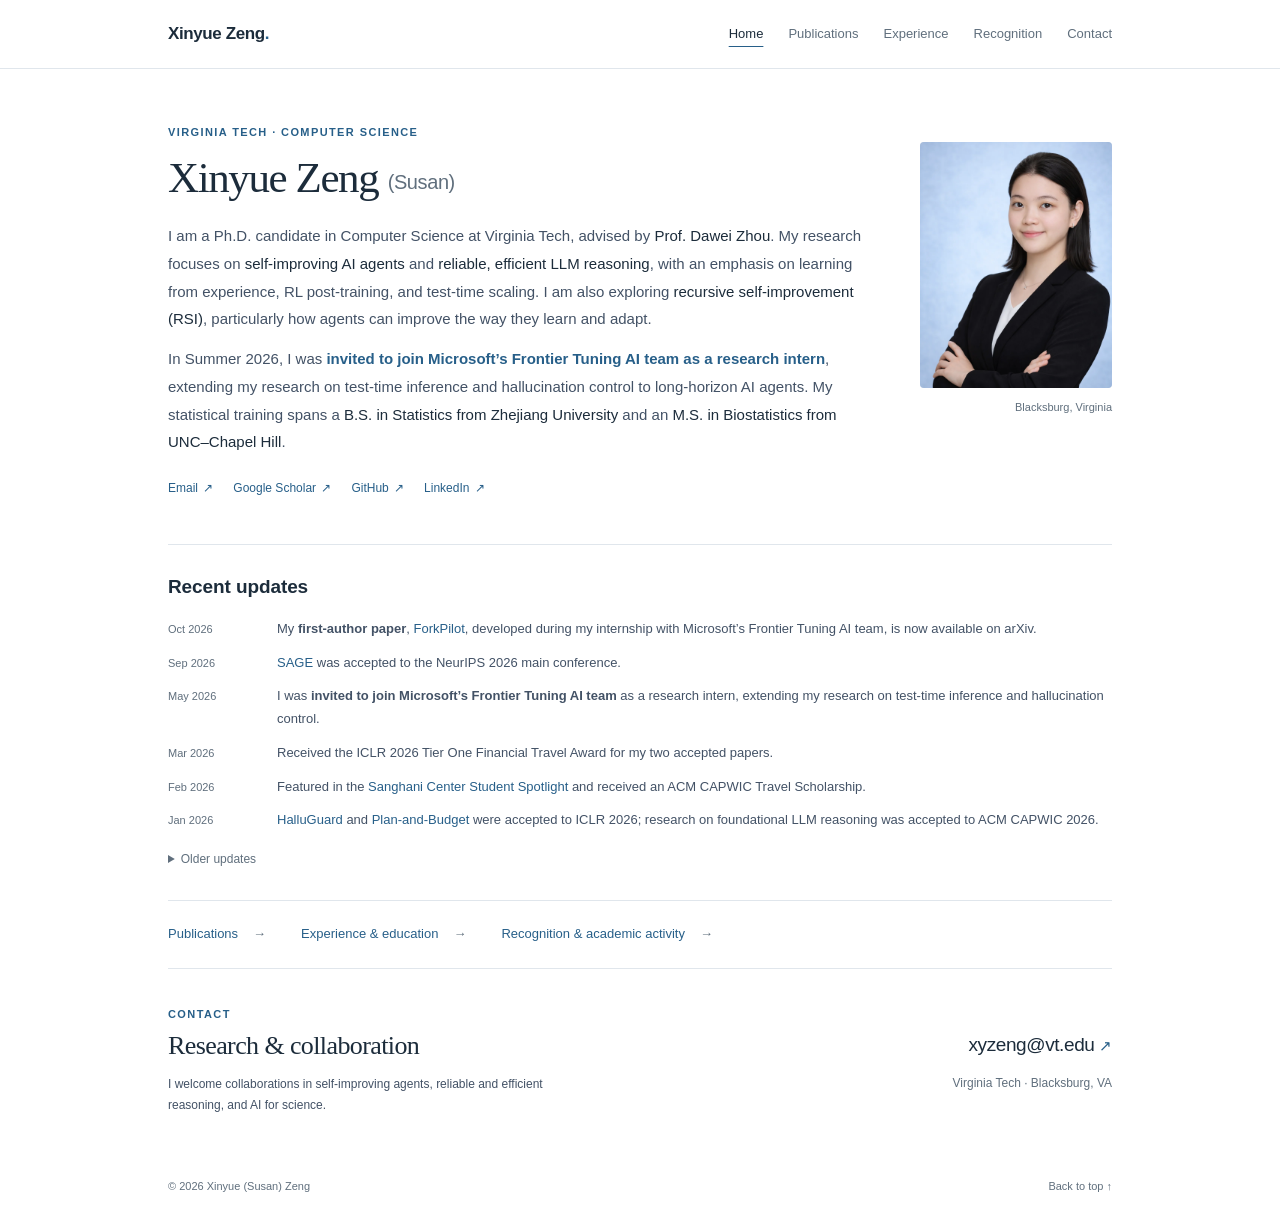
<file: index.html>
<!DOCTYPE html>
<html lang="en">
<head>
  <meta charset="UTF-8">
  <meta name="viewport" content="width=device-width, initial-scale=1">
  <meta name="description" content="Xinyue (Susan) Zeng, Virginia Tech Ph.D. candidate, researches self-improving AI agents, reliable LLM reasoning, RL post-training, test-time scaling, and recursive self-improvement (RSI).">
  <meta name="theme-color" content="#ffffff">
  <title>Home · Xinyue (Susan) Zeng</title>
  <link rel="icon" href="./assets/images/logo.png" type="image/png">
  <link rel="stylesheet" href="./assets/css/style.css">
  <script src="./assets/js/script.js" defer></script>
</head>


<body data-page="home">
  <a class="skip-link" href="#main">Skip to content</a>
<header class="site-header">
    <div class="header-inner">
      <a class="wordmark" href="./index.html">Xinyue Zeng<span aria-hidden="true">.</span></a>
      <nav class="site-nav" aria-label="Main navigation">
        <a href="./index.html" aria-current="page">Home</a><a href="./publications.html">Publications</a><a href="./background.html">Experience</a><a href="./recognition.html">Recognition</a><a href="./index.html#contact">Contact</a></nav>
      </div>
  </header>

  

<main id="main" class="page-shell" tabindex="-1">
<section id="about" class="hero" aria-labelledby="name-heading">
      <div class="hero-copy">
        <p class="eyebrow">Virginia Tech · Computer Science</p>
        <h1 id="name-heading">Xinyue Zeng <span>(Susan)</span>
</h1>
        <p class="bio">I am a Ph.D. candidate in Computer Science at Virginia Tech, advised by <strong>Prof. Dawei Zhou</strong>. My research focuses on <strong>self-improving AI agents</strong> and <strong>reliable, efficient LLM reasoning</strong>, with an emphasis on learning from experience, RL post-training, and test-time scaling. I am also exploring <strong>recursive self-improvement (RSI)</strong>, particularly how agents can improve the way they learn and adapt.</p>
<p class="bio">In Summer 2026, I was <strong class="bio-highlight">invited to join Microsoft’s Frontier Tuning AI team as a research intern</strong>, extending my research on test-time inference and hallucination control to long-horizon AI agents. My statistical training spans a <strong>B.S. in Statistics from Zhejiang University</strong> and an <strong>M.S. in Biostatistics from UNC–Chapel Hill</strong>.</p>
<div class="profile-links" aria-label="Academic and professional profiles">
          <a href="mailto:xyzeng@vt.edu">Email <span aria-hidden="true">↗</span></a>
          <a href="https://scholar.google.com/citations?user=Fs0LV5UAAAAJ&amp;hl=en" target="_blank" rel="noopener noreferrer">Google Scholar <span aria-hidden="true">↗</span></a>
          <a href="https://github.com/Susan571" target="_blank" rel="noopener noreferrer">GitHub <span aria-hidden="true">↗</span></a>
          <a href="https://www.linkedin.com/in/xinyue-zeng-844771247/" target="_blank" rel="noopener noreferrer">LinkedIn <span aria-hidden="true">↗</span></a>
        </div>
      </div>
      <figure class="hero-portrait">
        <img src="./assets/images/portrait.webp" alt="Portrait of Xinyue (Susan) Zeng" width="1024" height="1536" fetchpriority="high">
        <figcaption>Blacksburg, Virginia</figcaption>
      </figure>
    </section>

    

<section class="updates section" aria-labelledby="updates-heading" id="updates">
      <div class="section-heading compact-heading"><h2 id="updates-heading">Recent updates</h2></div>
      <ul class="news-list" data-recent-news="">
        <li>
<time datetime="2026-10">Oct 2026</time><p>My <strong>first-author paper</strong>, <a href="./publications.html#forkpilot">ForkPilot</a>, developed during my internship with Microsoft’s Frontier Tuning AI team, is now available on arXiv.</p>
</li>
        <li>
<time datetime="2026-09">Sep 2026</time><p><a href="./publications.html#sage">SAGE</a> was accepted to the NeurIPS 2026 main conference.</p>
</li>
        <li>
<time datetime="2026-05">May 2026</time><p>I was <strong>invited to join Microsoft’s Frontier Tuning AI team</strong> as a research intern, extending my research on test-time inference and hallucination control.</p>
</li>
          <li>
<time datetime="2026-03">Mar 2026</time><p>Received the ICLR 2026 Tier One Financial Travel Award for my two accepted papers.</p>
</li>
          <li>
<time datetime="2026-02">Feb 2026</time><p>Featured in the <a href="https://sanghani.cs.vt.edu/news/2026/sanghani-center-student-spotlight--xinyue-zeng-.html" target="_blank" rel="noopener noreferrer">Sanghani Center Student Spotlight</a> and received an ACM CAPWIC Travel Scholarship.</p>
</li>
          <li>
<time datetime="2026-01">Jan 2026</time><p><a href="./publications.html#halluguard">HalluGuard</a> and <a href="./publications.html#plan-and-budget">Plan-and-Budget</a> were accepted to ICLR 2026; research on foundational LLM reasoning was accepted to ACM CAPWIC 2026.</p>
</li>
          <li>
<time datetime="2025-11">Nov 2025</time><p><a href="./publications.html#epic-unmix">EPIC-unmix</a> was published in Genome Biology.</p>
</li>
          </ul>
      <details class="news-archive" id="news-archive" data-news-archive="">
        <summary>Older updates</summary>
        <ul class="news-list" data-older-news="">
          <li>
<time datetime="2025-08">Aug 2025</time><p>Research on foundational LLM fine-tuning was accepted to the ICDM 2025 Ph.D. Forum.</p>
</li>
          <li>
<time datetime="2025-05">May 2025</time><p><a href="./publications.html#lensllm">LENSLLM</a> was accepted to ICML 2025.</p>
</li>
        </ul>
      </details>
    </section>

    

<nav class="page-shortcuts" aria-label="Explore my research and background">
  <a href="./publications.html">Publications <span aria-hidden="true">→</span></a>
  <a href="./background.html">Experience &amp; education <span aria-hidden="true">→</span></a>
<a href="./recognition.html">Recognition &amp; academic activity <span aria-hidden="true">→</span></a></nav>
<section id="contact" class="section contact-section" aria-labelledby="contact-heading">
      <div>
<p class="eyebrow">Contact</p>
<h2 id="contact-heading">Research &amp; collaboration</h2>
<p>I welcome collaborations in self-improving agents, reliable and efficient reasoning, and AI for science.</p>
</div>
      <div class="contact-address">
<a href="mailto:xyzeng@vt.edu">xyzeng@vt.edu <span aria-hidden="true">↗</span></a><p>Virginia Tech · Blacksburg, VA</p>
</div>
    </section>
  

</main>
<footer class="site-footer page-shell"><p>© 2026 Xinyue (Susan) Zeng</p>
<a href="#main">Back to top <span aria-hidden="true">↑</span></a></footer>


</body>
</html>
</file>
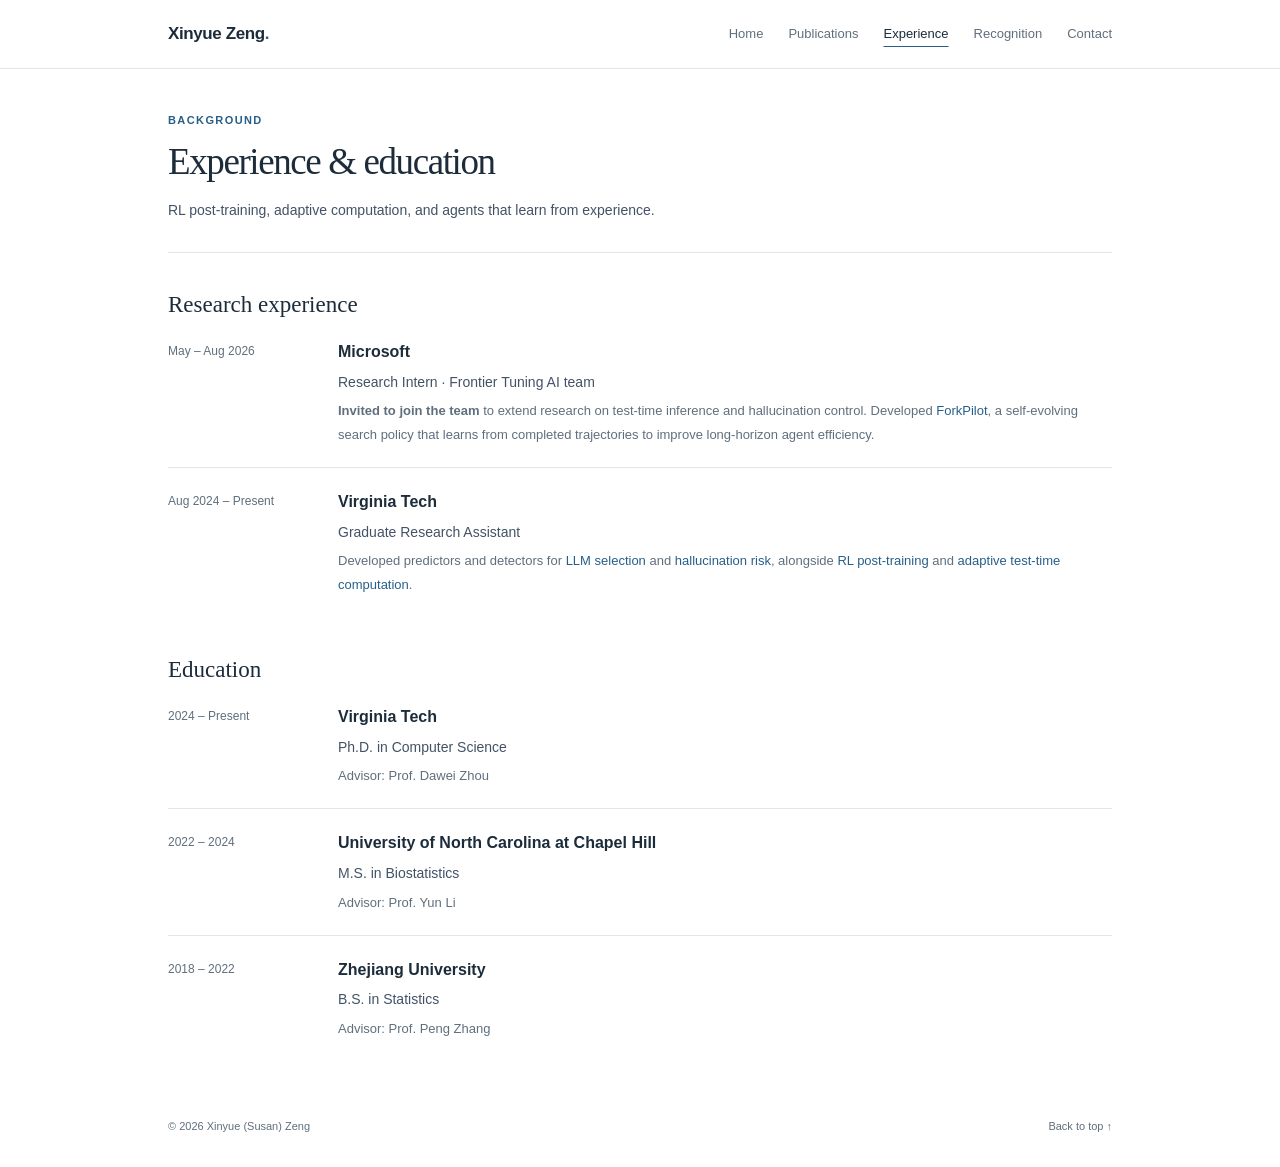
<file: background.html>
<!DOCTYPE html>
<html lang="en">
<head>
  <meta charset="UTF-8">
  <meta name="viewport" content="width=device-width, initial-scale=1">
  <meta name="description" content="Research experience and education of Xinyue (Susan) Zeng: invited research intern at Microsoft’s Frontier Tuning AI team; Ph.D. at Virginia Tech, M.S. at UNC–Chapel Hill, and B.S. in Statistics at Zhejiang University.">
  <meta name="theme-color" content="#ffffff">
  <title>Experience &amp; education · Xinyue (Susan) Zeng</title>
  <link rel="icon" href="./assets/images/logo.png" type="image/png">
  <link rel="stylesheet" href="./assets/css/style.css">
  <script src="./assets/js/script.js" defer></script>
</head>


<body data-page="background">
  <a class="skip-link" href="#main">Skip to content</a>
<header class="site-header">
    <div class="header-inner">
      <a class="wordmark" href="./index.html">Xinyue Zeng<span aria-hidden="true">.</span></a>
      <nav class="site-nav" aria-label="Main navigation">
        <a href="./index.html">Home</a><a href="./publications.html">Publications</a><a href="./background.html" aria-current="page">Experience</a><a href="./recognition.html">Recognition</a><a href="./index.html#contact">Contact</a></nav>
      </div>
  </header>

  

<main id="main" class="page-shell" tabindex="-1">
<header class="page-hero">
  <p class="eyebrow">Background</p>
  <div class="page-heading-row"><h1 id="background-heading">Experience &amp; education</h1></div>
  <p class="page-intro">RL post-training, adaptive computation, and agents that learn from experience.</p>
</header>
<section id="background" class="section background-section" aria-labelledby="background-heading">
      <div class="background-grid">
        <div>
          <h2 class="column-heading">Research experience</h2>
          <ol class="record-list">
            <li>
<p class="record-date">May – Aug 2026</p>
<h3>Microsoft</h3>
<p class="record-role">Research Intern · Frontier Tuning AI team</p>
<p class="record-description"><strong>Invited to join the team</strong> to extend research on test-time inference and hallucination control. Developed <a href="./publications.html#forkpilot">ForkPilot</a>, a self-evolving search policy that learns from completed trajectories to improve long-horizon agent efficiency.</p>
</li>
            <li>
<p class="record-date">Aug 2024 – Present</p>
<h3>Virginia Tech</h3>
<p class="record-role">Graduate Research Assistant</p>
<p class="record-description">Developed predictors and detectors for <a href="./publications.html#lensllm">LLM selection</a> and <a href="./publications.html#halluguard">hallucination risk</a>, alongside <a href="./publications.html#sage">RL post-training</a> and <a href="./publications.html#plan-and-budget">adaptive test-time computation</a>.</p>
</li>
          </ol>
        </div>
        <div>
          <h2 class="column-heading">Education</h2>
          <ol class="record-list education-list">
            <li>
<p class="record-date">2024 – Present</p>
<h3>Virginia Tech</h3>
<p class="record-role">Ph.D. in Computer Science</p>
<p class="record-description">Advisor: Prof. Dawei Zhou</p>
</li>
            <li>
<p class="record-date">2022 – 2024</p>
<h3>University of North Carolina at Chapel Hill</h3>
<p class="record-role">M.S. in Biostatistics</p>
<p class="record-description">Advisor: Prof. Yun Li</p>
</li>
            <li>
<p class="record-date">2018 – 2022</p>
<h3>Zhejiang University</h3>
<p class="record-role">B.S. in Statistics</p>
<p class="record-description">Advisor: Prof. Peng Zhang</p>
</li>
          </ol>
        </div>
      </div>
      </section>

    

</main>
<footer class="site-footer page-shell"><p>© 2026 Xinyue (Susan) Zeng</p>
<a href="#main">Back to top <span aria-hidden="true">↑</span></a></footer>


</body>
</html>
</file>
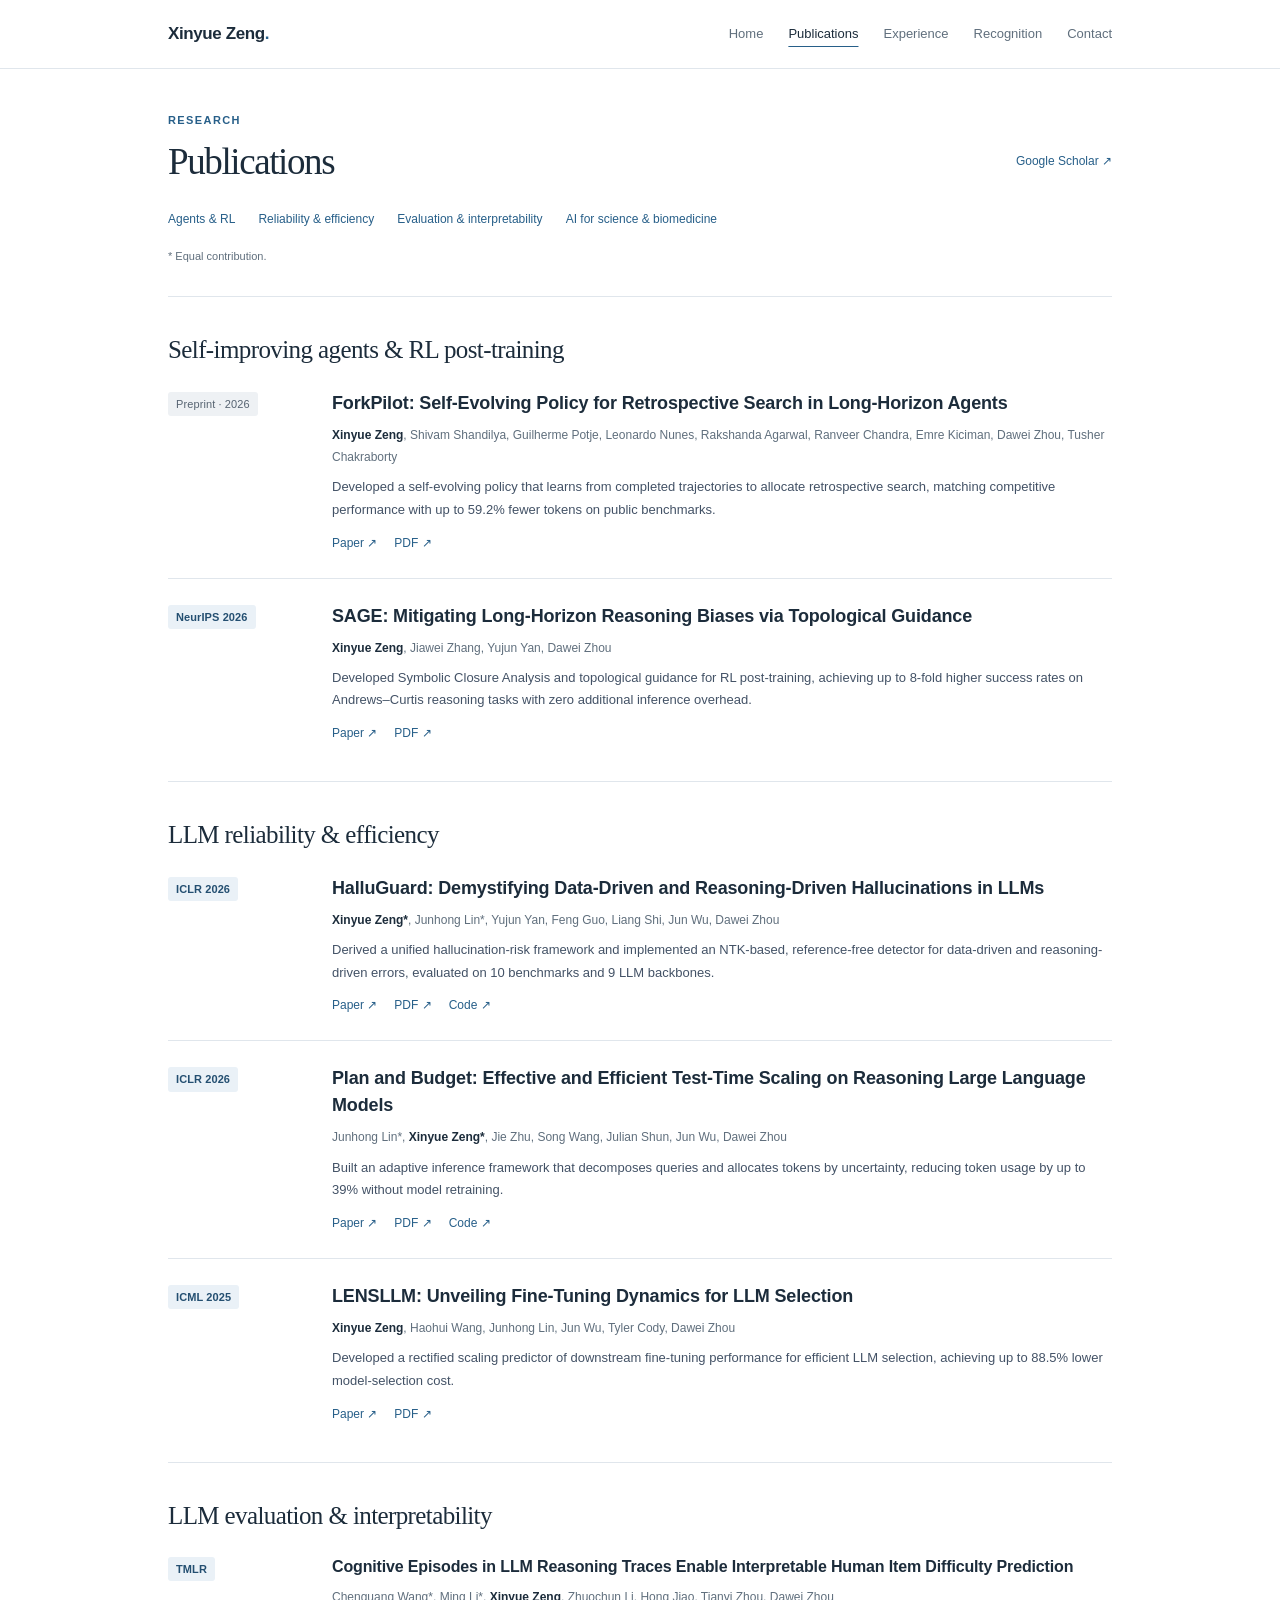
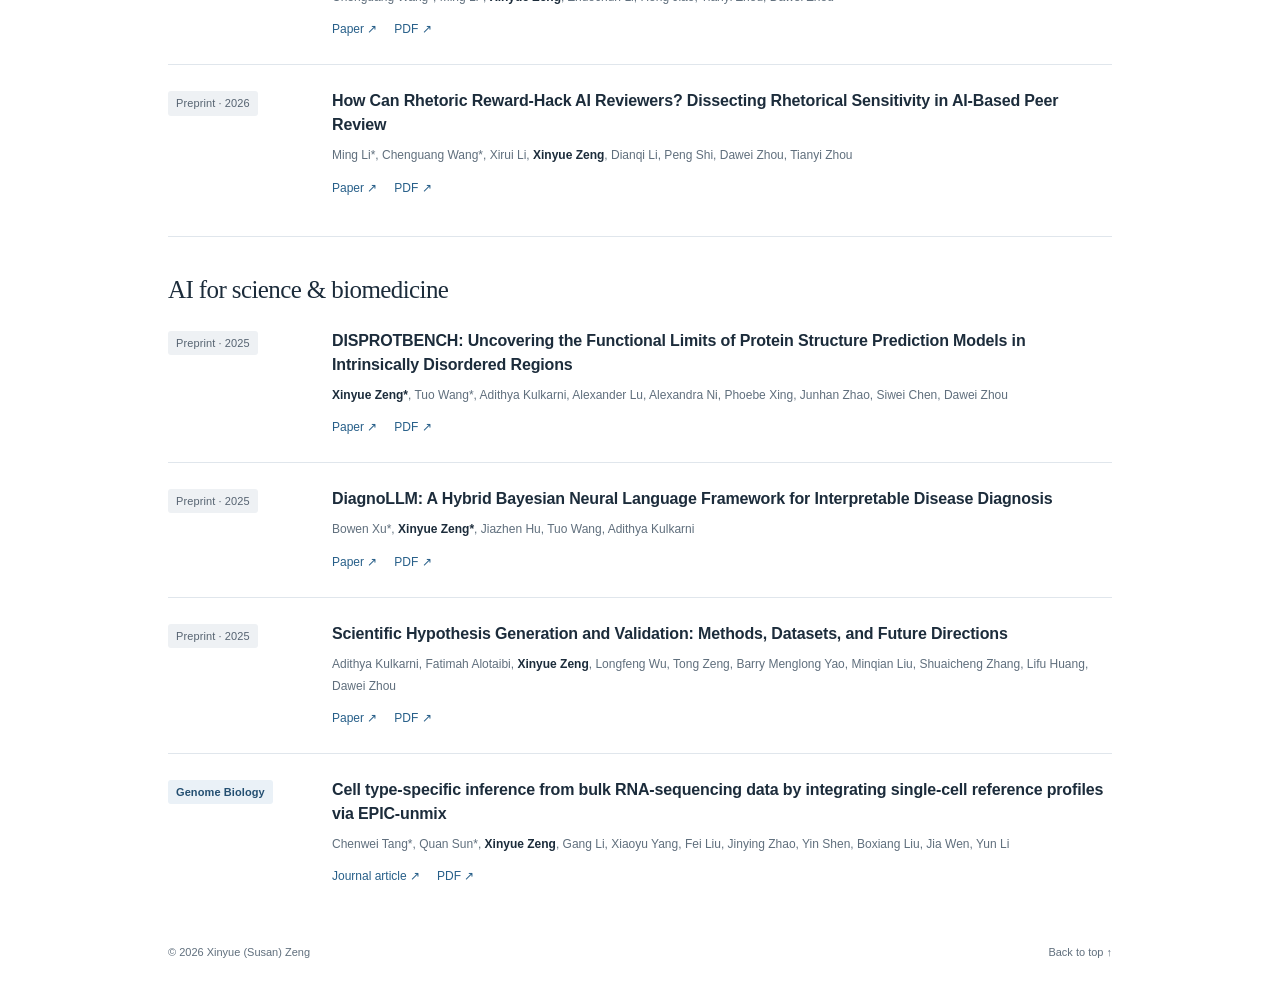
<file: publications.html>
<!DOCTYPE html>
<html lang="en">
<head>
  <meta charset="UTF-8">
  <meta name="viewport" content="width=device-width, initial-scale=1">
  <meta name="description" content="Publications and preprints by Xinyue (Susan) Zeng on LLM reasoning, long-horizon agents, AI evaluation, scientific discovery, and biostatistics.">
  <meta name="theme-color" content="#ffffff">
  <title>Publications · Xinyue (Susan) Zeng</title>
  <link rel="icon" href="./assets/images/logo.png" type="image/png">
  <link rel="stylesheet" href="./assets/css/style.css">
  <script src="./assets/js/script.js" defer></script>
</head>


<body data-page="publications">
  <a class="skip-link" href="#main">Skip to content</a>
<header class="site-header">
    <div class="header-inner">
      <a class="wordmark" href="./index.html">Xinyue Zeng<span aria-hidden="true">.</span></a>
      <nav class="site-nav" aria-label="Main navigation">
        <a href="./index.html">Home</a><a href="./publications.html" aria-current="page">Publications</a><a href="./background.html">Experience</a><a href="./recognition.html">Recognition</a><a href="./index.html#contact">Contact</a></nav>
      </div>
  </header>

  

<main id="main" class="page-shell" tabindex="-1">
<header class="page-hero">
  <p class="eyebrow">Research</p>
  <div class="page-heading-row">
    <h1 id="publications-page-heading">Publications</h1>
    <a class="text-link" href="https://scholar.google.com/citations?user=Fs0LV5UAAAAJ&amp;hl=en" target="_blank" rel="noopener noreferrer">Google Scholar <span aria-hidden="true">↗</span></a>
  </div>
  <nav class="topic-nav" aria-label="Publication topics">
    <a href="#agents-rl">Agents &amp; RL</a>
    <a href="#reliability-efficiency">Reliability &amp; efficiency</a>
    <a href="#evaluation-interpretability">Evaluation &amp; interpretability</a>
    <a href="#science-biomedicine">AI for science &amp; biomedicine</a>
  </nav>
  <p class="publications-note">* Equal contribution.</p>
</header>
<div id="research">
  <section id="agents-rl" class="section publication-topic" aria-labelledby="agents-rl-heading">
    <div class="section-heading">
      <h2 id="agents-rl-heading">Self-improving agents &amp; RL post-training</h2>
    </div>
    <div class="paper-list">
    <article class="paper paper-primary" id="forkpilot">
              <div class="paper-meta">
    <span class="venue venue-preprint">Preprint · 2026</span>
    </div>
              <div class="paper-content">
                <h3><a href="https://arxiv.org/abs/2610.04889" target="_blank" rel="noopener noreferrer">ForkPilot: Self-Evolving Policy for Retrospective Search in Long-Horizon Agents</a></h3>
                <p class="paper-authors"><strong>Xinyue Zeng</strong>, Shivam Shandilya, Guilherme Potje, Leonardo Nunes, Rakshanda Agarwal, Ranveer Chandra, Emre Kiciman, Dawei Zhou, Tusher Chakraborty</p>
                <p class="paper-summary">Developed a self-evolving policy that learns from completed trajectories to allocate retrospective search, matching competitive performance with up to 59.2% fewer tokens on public benchmarks.</p>
                <div class="paper-links">
    <a href="https://arxiv.org/abs/2610.04889" target="_blank" rel="noopener noreferrer" aria-label="forkpilot paper">Paper <span aria-hidden="true">↗</span></a><a href="https://arxiv.org/pdf/2610.04889.pdf" target="_blank" rel="noopener noreferrer" aria-label="forkpilot PDF">PDF <span aria-hidden="true">↗</span></a>
    </div>
              </div>
            </article>

    <article class="paper paper-primary" id="sage">
              <div class="paper-meta">
    <span class="venue">NeurIPS 2026</span>
    </div>
              <div class="paper-content">
                <h3><a href="https://arxiv.org/abs/2609.30192" target="_blank" rel="noopener noreferrer">SAGE: Mitigating Long-Horizon Reasoning Biases via Topological Guidance</a></h3>
                <p class="paper-authors"><strong>Xinyue Zeng</strong>, Jiawei Zhang, Yujun Yan, Dawei Zhou</p>
                <p class="paper-summary">Developed Symbolic Closure Analysis and topological guidance for RL post-training, achieving up to 8-fold higher success rates on Andrews–Curtis reasoning tasks with zero additional inference overhead.</p>
                <div class="paper-links">
    <a href="https://arxiv.org/abs/2609.30192" target="_blank" rel="noopener noreferrer" aria-label="sage paper">Paper <span aria-hidden="true">↗</span></a><a href="https://arxiv.org/pdf/2609.30192.pdf" target="_blank" rel="noopener noreferrer" aria-label="sage PDF">PDF <span aria-hidden="true">↗</span></a>
    </div>
              </div>
            </article>
    </div>
  </section>
  <section id="reliability-efficiency" class="section publication-topic" aria-labelledby="reliability-efficiency-heading">
    <div class="section-heading">
      <h2 id="reliability-efficiency-heading">LLM reliability &amp; efficiency</h2>
    </div>
    <div class="paper-list">
    <article class="paper paper-primary" id="halluguard">
              <div class="paper-meta">
    <span class="venue">ICLR 2026</span>
    </div>
              <div class="paper-content">
                <h3><a href="https://arxiv.org/abs/2601.18753" target="_blank" rel="noopener noreferrer">HalluGuard: Demystifying Data-Driven and Reasoning-Driven Hallucinations in LLMs</a></h3>
                <p class="paper-authors"><strong>Xinyue Zeng*</strong>, Junhong Lin*, Yujun Yan, Feng Guo, Liang Shi, Jun Wu, Dawei Zhou</p>
                <p class="paper-summary">Derived a unified hallucination-risk framework and implemented an NTK-based, reference-free detector for data-driven and reasoning-driven errors, evaluated on 10 benchmarks and 9 LLM backbones.</p>
                <div class="paper-links">
    <a href="https://arxiv.org/abs/2601.18753" target="_blank" rel="noopener noreferrer" aria-label="halluguard paper">Paper <span aria-hidden="true">↗</span></a><a href="https://arxiv.org/pdf/2601.18753.pdf" target="_blank" rel="noopener noreferrer" aria-label="halluguard PDF">PDF <span aria-hidden="true">↗</span></a><a href="https://github.com/Susan571/HalluGuard-ICLR2026" target="_blank" rel="noopener noreferrer" aria-label="halluguard code repository">Code <span aria-hidden="true">↗</span></a>
    </div>
              </div>
            </article>

    <article class="paper paper-primary" id="plan-and-budget">
              <div class="paper-meta">
    <span class="venue">ICLR 2026</span>
    </div>
              <div class="paper-content">
                <h3><a href="https://arxiv.org/abs/2505.16122" target="_blank" rel="noopener noreferrer">Plan and Budget: Effective and Efficient Test-Time Scaling on Reasoning Large Language Models</a></h3>
                <p class="paper-authors">Junhong Lin*, <strong>Xinyue Zeng*</strong>, Jie Zhu, Song Wang, Julian Shun, Jun Wu, Dawei Zhou</p>
                <p class="paper-summary">Built an adaptive inference framework that decomposes queries and allocates tokens by uncertainty, reducing token usage by up to 39% without model retraining.</p>
                <div class="paper-links">
    <a href="https://arxiv.org/abs/2505.16122" target="_blank" rel="noopener noreferrer" aria-label="plan-and-budget paper">Paper <span aria-hidden="true">↗</span></a><a href="https://arxiv.org/pdf/2505.16122.pdf" target="_blank" rel="noopener noreferrer" aria-label="plan-and-budget PDF">PDF <span aria-hidden="true">↗</span></a><a href="https://github.com/junhongmit/P-and-B" target="_blank" rel="noopener noreferrer" aria-label="plan-and-budget code repository">Code <span aria-hidden="true">↗</span></a>
    </div>
              </div>
            </article>

    <article class="paper paper-primary" id="lensllm">
              <div class="paper-meta">
    <span class="venue">ICML 2025</span>
    </div>
              <div class="paper-content">
                <h3><a href="https://arxiv.org/abs/2505.03793" target="_blank" rel="noopener noreferrer">LENSLLM: Unveiling Fine-Tuning Dynamics for LLM Selection</a></h3>
                <p class="paper-authors"><strong>Xinyue Zeng</strong>, Haohui Wang, Junhong Lin, Jun Wu, Tyler Cody, Dawei Zhou</p>
                <p class="paper-summary">Developed a rectified scaling predictor of downstream fine-tuning performance for efficient LLM selection, achieving up to 88.5% lower model-selection cost.</p>
                <div class="paper-links">
    <a href="https://arxiv.org/abs/2505.03793" target="_blank" rel="noopener noreferrer" aria-label="lensllm paper">Paper <span aria-hidden="true">↗</span></a><a href="https://arxiv.org/pdf/2505.03793.pdf" target="_blank" rel="noopener noreferrer" aria-label="lensllm PDF">PDF <span aria-hidden="true">↗</span></a>
    </div>
              </div>
            </article>
    </div>
  </section>
  <section id="evaluation-interpretability" class="section publication-topic" aria-labelledby="evaluation-interpretability-heading">
    <div class="section-heading">
      <h2 id="evaluation-interpretability-heading">LLM evaluation &amp; interpretability</h2>
    </div>
    <div class="paper-list">
    <article class="paper" id="cognitive-episodes">
      <div class="paper-meta">
    <span class="venue">TMLR</span>
    </div>
      <div class="paper-content">
        <h3><a href="https://arxiv.org/abs/2606.28186" target="_blank" rel="noopener noreferrer">Cognitive Episodes in LLM Reasoning Traces Enable Interpretable Human Item Difficulty Prediction</a></h3>
        <p class="paper-authors">Chenguang Wang*, Ming Li*, <strong>Xinyue Zeng</strong>, Zhuochun Li, Hong Jiao, Tianyi Zhou, Dawei Zhou</p>
        <div class="paper-links">
    <a href="https://arxiv.org/abs/2606.28186" target="_blank" rel="noopener noreferrer" aria-label="Cognitive Episodes paper">Paper <span aria-hidden="true">↗</span></a><a href="https://arxiv.org/pdf/2606.28186.pdf" target="_blank" rel="noopener noreferrer" aria-label="Cognitive Episodes PDF">PDF <span aria-hidden="true">↗</span></a>
    </div>
      </div>
    </article>

    <article class="paper" id="rhetoric-reviewers">
      <div class="paper-meta">
    <span class="venue venue-preprint">Preprint · 2026</span>
    </div>
      <div class="paper-content">
        <h3><a href="https://arxiv.org/abs/2608.08975" target="_blank" rel="noopener noreferrer">How Can Rhetoric Reward-Hack AI Reviewers? Dissecting Rhetorical Sensitivity in AI-Based Peer Review</a></h3>
        <p class="paper-authors">Ming Li*, Chenguang Wang*, Xirui Li, <strong>Xinyue Zeng</strong>, Dianqi Li, Peng Shi, Dawei Zhou, Tianyi Zhou</p>
        <div class="paper-links">
    <a href="https://arxiv.org/abs/2608.08975" target="_blank" rel="noopener noreferrer" aria-label="Rhetoric Reward-Hack AI Reviewers paper">Paper <span aria-hidden="true">↗</span></a><a href="https://arxiv.org/pdf/2608.08975.pdf" target="_blank" rel="noopener noreferrer" aria-label="Rhetoric Reward-Hack AI Reviewers PDF">PDF <span aria-hidden="true">↗</span></a>
    </div>
      </div>
    </article>
    </div>
  </section>
  <section id="science-biomedicine" class="section publication-topic" aria-labelledby="science-biomedicine-heading">
    <div class="section-heading">
      <h2 id="science-biomedicine-heading">AI for science &amp; biomedicine</h2>
    </div>
    <div class="paper-list">
    <article class="paper" id="disprotbench">
              <div class="paper-meta">
    <span class="venue venue-preprint">Preprint · 2025</span>
    </div>
              <div class="paper-content">
                <h3><a href="https://arxiv.org/abs/2507.02883" target="_blank" rel="noopener noreferrer">DISPROTBENCH: Uncovering the Functional Limits of Protein Structure Prediction Models in Intrinsically Disordered Regions</a></h3>
                <p class="paper-authors"><strong>Xinyue Zeng*</strong>, Tuo Wang*, Adithya Kulkarni, Alexander Lu, Alexandra Ni, Phoebe Xing, Junhan Zhao, Siwei Chen, Dawei Zhou</p>
                <div class="paper-links">
    <a href="https://arxiv.org/abs/2507.02883" target="_blank" rel="noopener noreferrer" aria-label="disprotbench paper">Paper <span aria-hidden="true">↗</span></a><a href="https://arxiv.org/pdf/2507.02883.pdf" target="_blank" rel="noopener noreferrer" aria-label="disprotbench PDF">PDF <span aria-hidden="true">↗</span></a>
    </div>
              </div>
            </article>

    <article class="paper" id="diagnollm">
              <div class="paper-meta">
    <span class="venue venue-preprint">Preprint · 2025</span>
    </div>
              <div class="paper-content">
                <h3><a href="https://arxiv.org/abs/2511.05810" target="_blank" rel="noopener noreferrer">DiagnoLLM: A Hybrid Bayesian Neural Language Framework for Interpretable Disease Diagnosis</a></h3>
                <p class="paper-authors">Bowen Xu*, <strong>Xinyue Zeng*</strong>, Jiazhen Hu, Tuo Wang, Adithya Kulkarni</p>
                <div class="paper-links">
    <a href="https://arxiv.org/abs/2511.05810" target="_blank" rel="noopener noreferrer" aria-label="diagnollm paper">Paper <span aria-hidden="true">↗</span></a><a href="https://arxiv.org/pdf/2511.05810.pdf" target="_blank" rel="noopener noreferrer" aria-label="diagnollm PDF">PDF <span aria-hidden="true">↗</span></a>
    </div>
              </div>
            </article>

    <article class="paper" id="scientific-hypotheses">
              <div class="paper-meta">
    <span class="venue venue-preprint">Preprint · 2025</span>
    </div>
              <div class="paper-content">
                <h3><a href="https://arxiv.org/abs/2505.04651" target="_blank" rel="noopener noreferrer">Scientific Hypothesis Generation and Validation: Methods, Datasets, and Future Directions</a></h3>
                <p class="paper-authors">Adithya Kulkarni, Fatimah Alotaibi, <strong>Xinyue Zeng</strong>, Longfeng Wu, Tong Zeng, Barry Menglong Yao, Minqian Liu, Shuaicheng Zhang, Lifu Huang, Dawei Zhou</p>
                <div class="paper-links">
    <a href="https://arxiv.org/abs/2505.04651" target="_blank" rel="noopener noreferrer" aria-label="scientific-hypotheses paper">Paper <span aria-hidden="true">↗</span></a><a href="https://arxiv.org/pdf/2505.04651.pdf" target="_blank" rel="noopener noreferrer" aria-label="scientific-hypotheses PDF">PDF <span aria-hidden="true">↗</span></a>
    </div>
              </div>
            </article>

    <article class="paper" id="epic-unmix">
              <div class="paper-meta">
    <span class="venue">Genome Biology</span>
    </div>
              <div class="paper-content">
                <h3><a href="https://doi.org/10.1186/s13059-025-03847-5" target="_blank" rel="noopener noreferrer">Cell type-specific inference from bulk RNA-sequencing data by integrating single-cell reference profiles via EPIC-unmix</a></h3>
                <p class="paper-authors">Chenwei Tang*, Quan Sun*, <strong>Xinyue Zeng</strong>, Gang Li, Xiaoyu Yang, Fei Liu, Jinying Zhao, Yin Shen, Boxiang Liu, Jia Wen, Yun Li</p>
                <div class="paper-links">
    <a href="https://doi.org/10.1186/s13059-025-03847-5" target="_blank" rel="noopener noreferrer" aria-label="epic-unmix paper">Journal article <span aria-hidden="true">↗</span></a><a href="https://genomebiology.biomedcentral.com/counter/pdf/10.1186/s13059-025-03847-5.pdf" target="_blank" rel="noopener noreferrer" aria-label="epic-unmix PDF">PDF <span aria-hidden="true">↗</span></a>
    </div>
              </div>
            </article>
    </div>
  </section>
</div>
</main>
<footer class="site-footer page-shell"><p>© 2026 Xinyue (Susan) Zeng</p>
<a href="#main">Back to top <span aria-hidden="true">↑</span></a></footer>


</body>
</html>
</file>
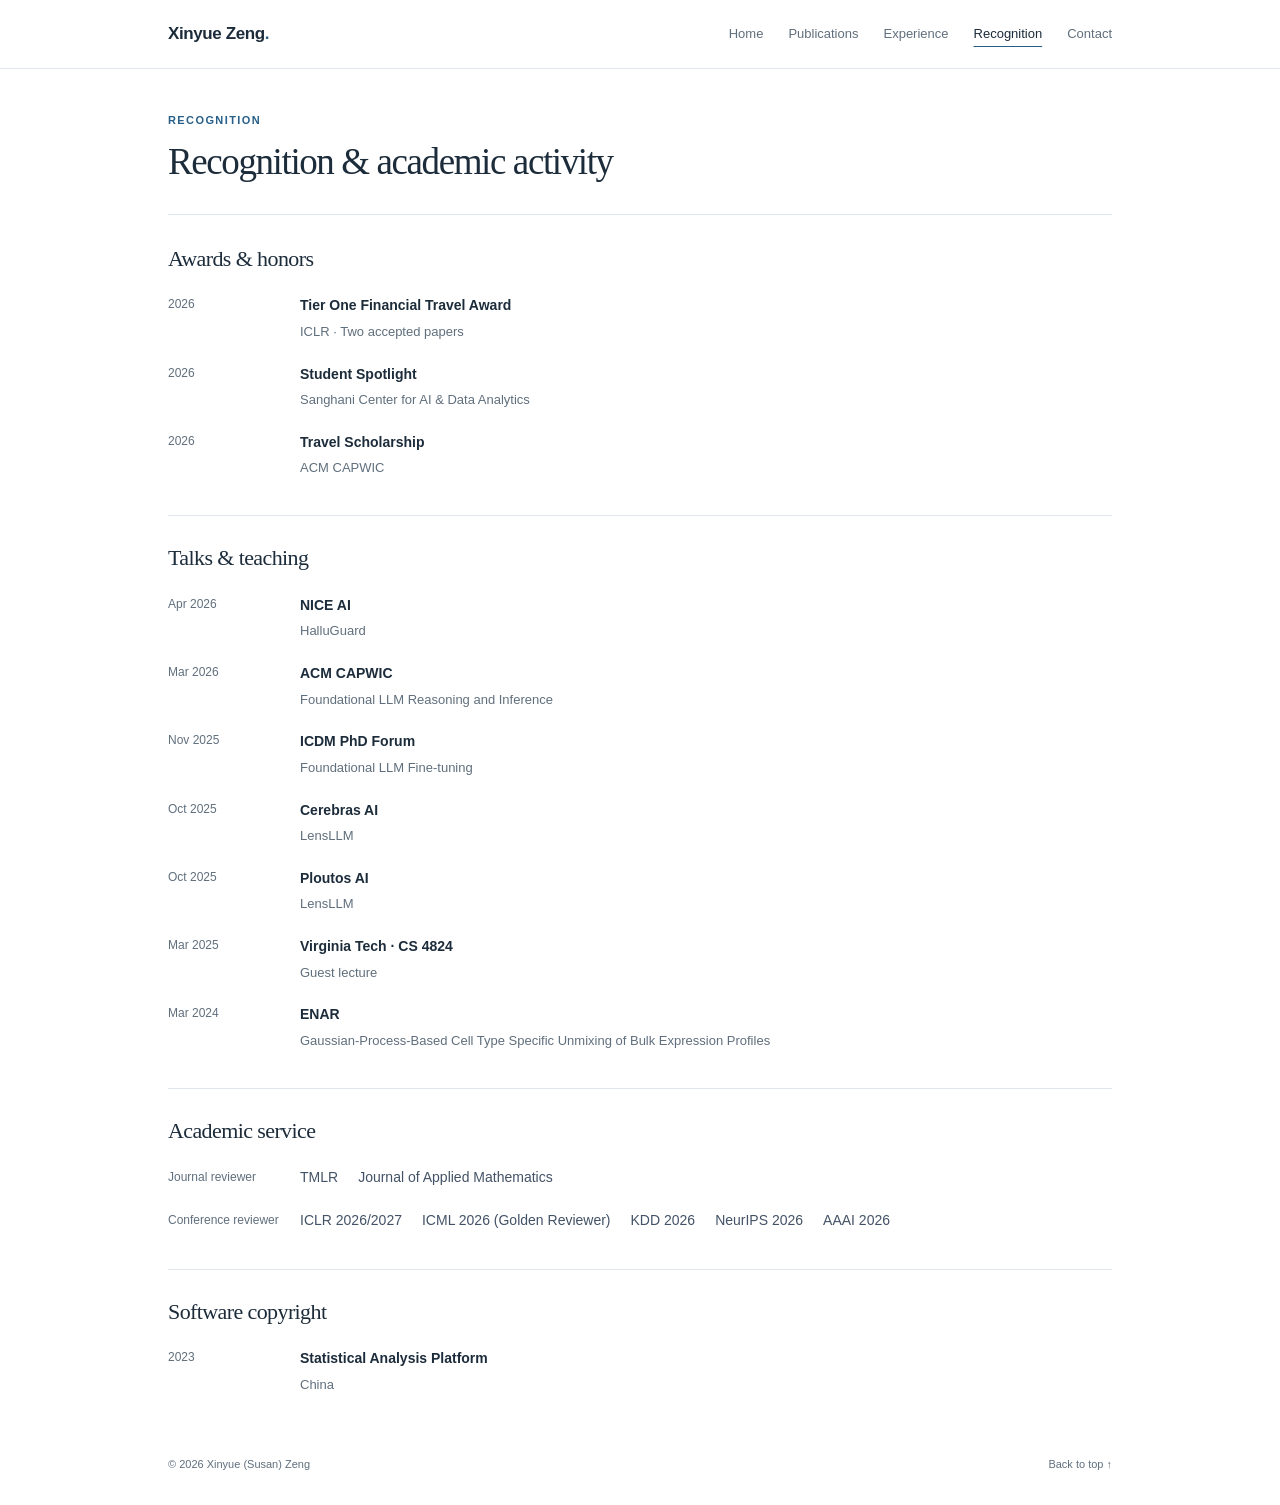
<file: recognition.html>
<!DOCTYPE html>
<html lang="en">
<head>
  <meta charset="UTF-8">
  <meta name="viewport" content="width=device-width, initial-scale=1">
  <meta name="description" content="Awards, honors, talks, teaching, and academic service of Xinyue (Susan) Zeng.">
  <meta name="theme-color" content="#ffffff">
  <title>Recognition &amp; academic activity · Xinyue (Susan) Zeng</title>
  <link rel="icon" href="[data-uri]" type="image/png">
  <style>/* Academic homepage: local assets, system fonts, and progressive enhancement. */
:root {
  color-scheme: light;
  --background: #fff;
  --surface: #f7f9fb;
  --ink: #1c2c3b;
  --body: #435266;
  --muted: #606f7d;
  --accent: #275f89;
  --accent-soft: #eaf1f7;
  --line: #e0e6ec;
  --sans: -apple-system, BlinkMacSystemFont, "Segoe UI", Arial, sans-serif;
  --serif: Georgia, "Times New Roman", serif;
}
*, *::before, *::after { box-sizing: border-box; }
html { scroll-behavior: smooth; scroll-padding-top: 96px; }
body { margin: 0; color: var(--body); background: var(--background); font: 15px/1.75 var(--sans); -webkit-font-smoothing: antialiased; }
h1, h2, h3, h4, p, figure { margin: 0; }
h1, h2, h3, h4 { color: var(--ink); }
ul, ol { margin: 0; padding: 0; list-style: none; }
a { color: var(--accent); text-decoration: none; text-underline-offset: 4px; }
a:hover { text-decoration: underline; }
strong { font-weight: 600; }
img { display: block; max-width: 100%; }
::selection { color: var(--ink); background: #dbe9f4; }
:focus-visible { outline: 2px solid var(--accent); outline-offset: 5px; border-radius: 3px; }
.page-shell { max-width: 1032px; margin-inline: auto; padding-inline: 44px; }
.skip-link { position: absolute; top: -100px; left: 20px; z-index: 5; padding: 8px 16px; color: white; background: var(--ink); }
.skip-link:focus { top: 12px; }

/* A small navigation bar leaves the content in control. */
.site-header { position: sticky; top: 0; z-index: 3; border-bottom: 1px solid var(--line); background: rgba(255, 255, 255, .97); }
.header-inner { max-width: 1032px; min-height: 68px; padding: 13px 44px; margin-inline: auto; display: flex; align-items: center; gap: 29px; }
.wordmark { flex-shrink: 0; color: var(--ink); font-size: 17px; font-weight: 600; letter-spacing: -.4px; }
.wordmark:hover { text-decoration: none; }
.wordmark > span { color: var(--accent); }
.site-nav { display: flex; align-items: center; gap: 25px; margin-left: auto; }
.site-nav a { display: inline-block; padding-block: 5px; color: var(--muted); font-size: 13px; }
.site-nav a[aria-current] { color: var(--ink); text-decoration: underline; text-decoration-color: var(--accent); text-underline-offset: 8px; }
.header-cv { display: inline-flex; gap: 7px; padding: 4px 11px; border: 1px solid var(--line); border-radius: 3px; color: var(--ink); font-size: 12px; }

/* Biography and photo, with no decorative panels. */
.hero { display: grid; grid-template-columns: minmax(0, 1fr) 192px; gap: 58px; align-items: start; padding-block: 55px 45px; }
.eyebrow { margin-bottom: 11px; color: var(--accent); font-size: 11px; font-weight: 600; letter-spacing: 1.4px; line-height: 1.5; text-transform: uppercase; }
h1 { font-family: var(--serif); font-size: 43px; font-weight: 400; line-height: 1.2; letter-spacing: -1.4px; }
h1 > span { display: inline-block; color: var(--muted); font-family: var(--sans); font-size: 20px; font-weight: 400; letter-spacing: -.4px; vertical-align: middle; }
.bio { margin-top: 19px; font-size: 15px; line-height: 1.85; }
.bio strong { color: var(--ink); font-weight: 500; }
.bio strong.bio-highlight { color: var(--accent); font-weight: 600; }
.bio + .bio { margin-top: 12px; }
.profile-links { display: flex; flex-wrap: wrap; column-gap: 20px; row-gap: 7px; margin-top: 22px; font-size: 12px; }
.profile-links span { margin-left: 2px; }
.hero-portrait { margin-top: 18px; }
.hero-portrait img { width: 192px; height: 246px; object-fit: cover; object-position: 50% 25%; border-radius: 4px; background: #dde8f1; }
.hero-portrait figcaption { margin-top: 10px; color: var(--muted); font-size: 11px; text-align: right; }

/* A consistent section rhythm. */
.section { padding-block: 37px; border-top: 1px solid var(--line); }
.section-heading { display: flex; align-items: end; justify-content: space-between; gap: 24px; margin-bottom: 23px; }
.section-heading .eyebrow { margin-bottom: 6px; }
h2 { font-family: var(--serif); font-size: 29px; font-weight: 400; line-height: 1.3; letter-spacing: -.6px; }
.text-link { font-size: 12px; white-space: nowrap; }
.section-note { margin-block: -11px 22px; color: var(--muted); font-size: 11px; }

/* Separate pages keep the homepage short and the navigation predictable. */
.page-hero { padding-block: 43px 30px; }
.page-hero h1 { font-size: 37px; }
.page-intro { margin-top: 14px; font-size: 14px; }
.page-heading-row { display: flex; align-items: center; justify-content: space-between; gap: 25px; }
.page-heading-row h1 { min-width: 0; }
.topic-nav { display: flex; flex-wrap: wrap; gap: 7px 23px; margin-top: 22px; font-size: 12px; }
.topic-nav a { padding-block: 3px; }
.publications-note { margin-top: 14px; color: var(--muted); font-size: 11px; }
.publication-topic .section-heading h2 { font-size: 25px; }
.page-shortcuts { display: flex; flex-wrap: wrap; gap: 16px 35px; padding-block: 22px; border-top: 1px solid var(--line); }
.page-shortcuts a { display: inline-flex; align-items: center; gap: 15px; font-size: 13px; }
.page-shortcuts a span { color: var(--muted); }
.page-shortcuts a:hover span { color: var(--accent); }
[data-page="home"] .updates .compact-heading h2 { font-size: 19px; }

/* Publication entries share one predictable structure. */
.paper { display: grid; grid-template-columns: 140px minmax(0, 1fr); gap: 24px; padding-block: 24px; border-top: 1px solid var(--line); }
.paper:first-child { padding-top: 0; border-top: 0; }
.paper:last-child { padding-bottom: 0; }
.paper-meta { display: flex; flex-direction: column; align-items: start; gap: 9px; padding-top: 2px; }
.venue { display: inline-block; padding: 3px 8px; border-radius: 3px; color: #244f71; background: var(--accent-soft); font-size: 11px; font-weight: 600; line-height: 1.65; letter-spacing: .1px; }
.venue-preprint { color: #566371; background: #eef1f4; font-weight: 500; }
.paper h3 { font-size: 16px; font-weight: 600; line-height: 1.5; letter-spacing: -.15px; }
.paper h3 a { color: var(--ink); }
.paper-authors { margin-top: 7px; color: var(--muted); font-size: 12px; line-height: 1.85; }
.paper-authors strong { color: var(--ink); font-weight: 600; }
.paper-summary { margin-top: 8px; font-size: 13px; line-height: 1.75; }
.paper-links { display: flex; flex-wrap: wrap; align-items: baseline; gap: 17px; margin-top: 11px; font-size: 12px; }
.paper-primary h3 { font-size: 18px; }

/* Optional detail stays one click away, including when JavaScript is disabled. */
.disclosure { margin-top: 28px; border: 1px solid var(--line); border-radius: 4px; background: var(--surface); }
.disclosure > summary { display: flex; align-items: center; gap: 16px; min-height: 55px; padding: 15px 18px; list-style: none; cursor: pointer; }
.disclosure > summary::-webkit-details-marker { display: none; }
.disclosure > summary:hover { background: #edf3f8; }
.disclosure > summary:focus-visible { outline-offset: -4px; }
.disclosure-title { color: var(--ink); font-size: 13px; font-weight: 500; }
.disclosure-count { color: var(--muted); font-size: 11px; }
.disclosure-icon { margin-left: auto; position: relative; width: 12px; height: 12px; flex-shrink: 0; }
.disclosure-icon::before, .disclosure-icon::after { content: ""; position: absolute; background: var(--muted); }
.disclosure-icon::before { height: 1px; width: 12px; left: 0; top: 5px; }
.disclosure-icon::after { width: 1px; height: 12px; left: 5px; top: 0; transition: transform .15s ease; }
.disclosure[open] .disclosure-icon::after { transform: rotate(90deg); }
.disclosure-body { border-top: 1px solid var(--line); padding: 23px; }

/* Updates from the past year and a compact chronological archive. */
.updates { padding-block: 30px; }
.compact-heading { margin-bottom: 18px; }
.compact-heading h2 { font-family: var(--sans); font-size: 15px; font-weight: 600; letter-spacing: -.1px; }
.news-list { display: grid; gap: 11px; }
.news-list li { display: grid; grid-template-columns: 91px minmax(0, 1fr); gap: 18px; font-size: 13px; }
.news-list time { color: var(--muted); font-size: 11px; padding-top: 2px; font-variant-numeric: tabular-nums; }
.news-list a { font-weight: 500; }
.news-archive { margin-top: 17px; }
.news-archive > summary { width: fit-content; color: var(--muted); cursor: pointer; font-size: 12px; }
.news-archive > summary:hover { color: var(--accent); }
.news-archive .news-list { padding-top: 18px; }

/* Credentials and academic activity stay secondary to the work. */
.background-grid { display: grid; grid-template-columns: 1fr 1fr; gap: 62px; }
.column-heading { margin-bottom: 19px; font-family: var(--sans); font-size: 13px; font-weight: 600; letter-spacing: 0; }
.record-list { display: grid; gap: 25px; }
.record-date { color: var(--muted); font-size: 11px; margin-bottom: 4px; }
.record-list h3 { font-size: 14px; font-weight: 600; line-height: 1.6; }
.record-role { color: var(--body); font-size: 12px; margin-top: 2px; }
.record-description { font-size: 12px; color: var(--muted); margin-top: 5px; line-height: 1.8; }
.education-list { gap: 19px; }
.education-list .record-description { margin-top: 2px; }
.activity-section { margin-top: 36px; padding-top: 28px; border-top: 1px solid var(--line); }
.activity-section > .section-heading h2 { font-size: 25px; }
.activity-grid { display: grid; grid-template-columns: 1fr 1fr; gap: 33px 42px; }
.activity-grid h3 { margin-bottom: 15px; font-family: var(--sans); font-size: 14px; font-weight: 600; letter-spacing: 0; }
.activity-list { display: grid; gap: 14px; }
.activity-list li { display: grid; grid-template-columns: 65px minmax(0, 1fr); gap: 10px; font-size: 12px; }
.activity-date { color: var(--muted); font-size: 11px; padding-top: 1px; }
.activity-list p { color: var(--muted); }
.activity-list strong { color: var(--body); font-weight: 500; }
.plain-list { display: grid; gap: 9px; font-size: 12px; }
.plain-list strong { color: var(--body); font-weight: 500; }
.activity-prose { margin-top: 8px; font-size: 12px; line-height: 1.85; }
.activity-grid .secondary-heading { margin-top: 23px; margin-bottom: 8px; }
.recognition-section { border-top: 1px solid var(--line); padding-block: 30px 40px; }
.recognition-section .activity-grid { grid-template-columns: minmax(0, 1fr); gap: 35px; }
.recognition-section .activity-grid > section + section { border-top: 1px solid var(--line); padding-top: 28px; }
.recognition-section .activity-grid h2 { font-size: 22px; margin-bottom: 20px; }
.recognition-section .activity-list { gap: 18px; }
.recognition-section .activity-list li { grid-template-columns: 112px minmax(0, 1fr); gap: 20px; font-size: 14px; }
.recognition-section .activity-date { font-size: 12px; }
.recognition-section .activity-list strong { color: var(--ink); font-weight: 600; }
.recognition-section .activity-list p { margin-top: 3px; font-size: 13px; line-height: 1.75; }
.activity-title { display: flex; flex-wrap: wrap; align-items: baseline; gap: 7px 12px; }
.activity-status { color: var(--muted); font-size: 11px; font-weight: 400; }
.service-list { display: grid; gap: 18px; margin: 0; }
.service-list > div { display: grid; grid-template-columns: 112px minmax(0, 1fr); gap: 20px; }
.service-list dt { color: var(--muted); font-size: 12px; padding-top: 2px; }
.service-list dd { margin: 0; min-width: 0; font-size: 14px; line-height: 1.8; }
.service-venues { display: flex; flex-wrap: wrap; gap: 4px 20px; }
.recognition-section .plain-list, .recognition-section .activity-prose { font-size: 13px; }
.recognition-section .activity-grid .secondary-heading { font-size: 16px; margin-bottom: 10px; }
[data-page="background"] .background-grid { grid-template-columns: minmax(0, 1fr); gap: 38px; }
[data-page="background"] .column-heading { font-family: var(--serif); font-size: 23px; font-weight: 400; }
[data-page="background"] .record-list { gap: 0; }
[data-page="background"] .record-list > li { display: grid; grid-template-columns: 145px minmax(0, 1fr); gap: 3px 25px; padding-block: 21px; border-top: 1px solid var(--line); }
[data-page="background"] .record-list > li:first-child { border-top: 0; padding-top: 0; }
[data-page="background"] .record-date { grid-column: 1; grid-row: 1 / span 3; margin: 0; padding-top: 2px; font-size: 12px; }
[data-page="background"] .record-list h3, [data-page="background"] .record-role, [data-page="background"] .record-description { grid-column: 2; }
[data-page="background"] .record-list h3 { font-size: 16px; }
[data-page="background"] .record-role { font-size: 14px; }
[data-page="background"] .record-description { font-size: 13px; margin-top: 2px; }
.muted { color: var(--muted); }
.contact-section { display: grid; grid-template-columns: minmax(0, 1fr) auto; align-items: center; gap: 45px; padding-block: 37px 42px; }
.contact-section h2 { font-size: 26px; }
.contact-section .eyebrow { margin-bottom: 7px; }
.contact-section p:not(.eyebrow) { max-width: 420px; margin-top: 11px; font-size: 12px; }
.contact-address { text-align: right; }
.contact-address > a { color: var(--ink); font-size: 19px; letter-spacing: -.4px; }
.contact-address > a span { color: var(--accent); font-size: 15px; }
.contact-address p { color: var(--muted); }
.site-footer { display: flex; justify-content: space-between; gap: 24px; padding-block: 19px 30px; color: var(--muted); font-size: 11px; }
.site-footer a { color: var(--muted); }

@media (max-width: 850px) {
  .page-shell { padding-inline: 32px; }
  .header-inner { padding-inline: 32px; gap: 23px; }
  .site-nav { gap: 19px; }
  .hero { grid-template-columns: minmax(0, 1fr) 164px; gap: 35px; padding-top: 44px; }
  .hero-portrait img { width: 164px; height: 218px; }
  h1 { font-size: 37px; }
  h1 > span { font-size: 18px; }
  .bio { font-size: 14px; }
  .paper { grid-template-columns: 121px minmax(0, 1fr); gap: 19px; }
  .background-grid { gap: 35px; }
  .contact-section { gap: 24px; }
}
@media (max-width: 640px) {
  html { scroll-padding-top: 140px; }
  .page-shell { padding-inline: 23px; }
  .header-inner { min-height: 89px; padding: 12px 23px 10px; flex-wrap: wrap; gap: 4px 18px; }
  .wordmark { font-size: 16px; }
  .header-cv { margin-left: auto; }
  .site-nav { order: 3; flex-basis: 100%; margin: 0; flex-wrap: wrap; gap: 2px 20px; }
  .site-nav a { font-size: 12px; }
  .site-nav a[aria-current] { text-underline-offset: 5px; }
  .page-hero { padding-block: 32px 25px; }
  .page-hero h1 { font-size: 31px; }
  .page-heading-row { align-items: start; gap: 15px; }
  .page-heading-row .text-link { padding-top: 10px; }
  .page-intro { font-size: 13px; }
  .topic-nav { gap: 6px 20px; margin-top: 20px; }
  .publication-topic .section-heading h2 { font-size: 23px; }
  .page-shortcuts { gap: 15px 25px; }
  .hero { grid-template-columns: minmax(0, 1fr) 104px; gap: 15px; padding-block: 33px; }
  .hero-copy { display: contents; }
  .hero-copy > * { grid-column: 1 / -1; }
  .hero-copy > .eyebrow { grid-column: 1; grid-row: 1; align-self: end; margin-bottom: 0; font-size: 10px; letter-spacing: 1px; }
  .hero-copy > h1 { grid-column: 1; grid-row: 2; align-self: start; font-size: 34px; letter-spacing: -1.1px; }
  h1 > span { display: block; margin-top: 6px; font-size: 17px; letter-spacing: -.1px; }
  .hero-portrait { grid-column: 2; grid-row: 1 / 3; margin: 0; }
  .hero-portrait img { width: 104px; height: 134px; }
  .hero-portrait figcaption { display: none; }
  .bio { margin-top: 4px; font-size: 14px; line-height: 1.85; }
  .bio + .bio { margin-top: 0; }
  .profile-links { margin-top: 1px; gap: 6px 18px; }
  .section { padding-block: 30px; }
  .section-heading { gap: 15px; margin-bottom: 22px; }
  h2 { font-size: 26px; }
  .text-link { font-size: 11px; }
  .paper { grid-template-columns: minmax(0, 1fr); gap: 10px; padding-block: 23px; }
  .paper-meta { flex-direction: row; flex-wrap: wrap; align-items: center; gap: 10px; }
  .paper h3 { font-size: 15px; }
  .paper-primary h3 { font-size: 16px; }
  .paper-authors { font-size: 11px; }
  .paper-summary { font-size: 13px; }
  .disclosure > summary { flex-wrap: wrap; gap: 4px 12px; padding: 14px; }
  .disclosure-count { flex-basis: calc(100% - 25px); order: 3; }
  .disclosure-body { padding: 21px 16px; }
  .news-list li { grid-template-columns: 74px minmax(0, 1fr); gap: 10px; font-size: 12px; }
  .news-list time { font-size: 11px; }
  .background-grid { grid-template-columns: minmax(0, 1fr); gap: 30px; }
  .background-section .section-heading h2 { font-size: 24px; }
  .background-section .section-heading { align-items: start; }
  .background-section .text-link { padding-top: 22px; }
  .column-heading { margin-bottom: 16px; }
  .activity-grid { grid-template-columns: minmax(0, 1fr); gap: 27px; }
  .activity-section > .section-heading h2 { font-size: 23px; }
  .recognition-section .activity-list li { grid-template-columns: 73px minmax(0, 1fr); gap: 14px; font-size: 13px; }
  .service-list > div { grid-template-columns: 73px minmax(0, 1fr); gap: 14px; }
  .service-list dd { font-size: 13px; }
  .service-venues { display: grid; gap: 4px; }
  [data-page="background"] .record-list > li { grid-template-columns: minmax(0, 1fr); gap: 3px; }
  [data-page="background"] .record-date { grid-row: auto; padding-top: 0; margin-bottom: 3px; }
  [data-page="background"] .record-list h3, [data-page="background"] .record-role, [data-page="background"] .record-description { grid-column: 1; }
  .contact-section { grid-template-columns: minmax(0, 1fr); gap: 19px; }
  .contact-address { text-align: left; }
  .contact-address p { margin-top: 5px !important; }
  .site-footer { padding-block: 18px 25px; gap: 15px; font-size: 10px; }
}
@media (max-width: 370px) {
  .page-shell { padding-inline: 19px; }
  .header-inner { padding-inline: 19px; }
  .site-nav { justify-content: space-between; gap: 12px; }
  .hero { grid-template-columns: minmax(0, 1fr) 84px; gap: 13px; }
  .hero-portrait img { width: 84px; height: 119px; }
  .hero-copy > h1 { font-size: 30px; }
  .profile-links { column-gap: 16px; }
}
@media (prefers-reduced-motion: reduce) {
  html { scroll-behavior: auto; }
  *, *::before, *::after { transition: none !important; }
}
@media print {
  html { scroll-padding-top: 0; }
  body { background: white; color: #222; font-size: 12px; }
  .site-header, .skip-link, .site-footer { display: none; }
  .topic-nav { display: none; }
  .page-shell { max-width: none; padding-inline: 0; }
  .hero { padding-block: 0 24px; grid-template-columns: minmax(0, 1fr) 100px; gap: 28px; }
  .hero-portrait { margin-top: 0; }
  .hero-portrait img { width: 100px; height: 130px; }
  h1 { font-size: 29px; }
  .bio { margin-top: 12px; font-size: 12px; }
  .section { padding-block: 21px; }
  h2 { font-size: 23px; }
  .paper { break-inside: avoid; padding-block: 16px; }
  .paper h3 { font-size: 13px; }
  .paper-summary, .paper-authors { font-size: 11px; }
  .disclosure { background: none; border: 0; }
  .disclosure-body { padding-inline: 0; }
  .background-grid { gap: 28px; }
}
</style>
</head>




<body data-page="recognition">
<a class="skip-link" href="#main">Skip to content</a>
<header class="site-header">
    <div class="header-inner">
      <a class="wordmark" href="#home">Xinyue Zeng<span aria-hidden="true">.</span></a>
      <nav class="site-nav" aria-label="Main navigation">
        <a href="#home" data-preview-nav="home">Home</a><a href="#publications" data-preview-nav="publications">Publications</a><a href="#background" data-preview-nav="background">Experience</a><a href="#recognition" aria-current="page" data-preview-nav="recognition">Recognition</a><a href="#home/contact" data-preview-nav="contact">Contact</a></nav>
      </div>
  </header>

  



<main id="main" class="page-shell" tabindex="-1">
<header class="page-hero"><p class="eyebrow">Recognition</p>
<h1 id="recognition-heading">Recognition &amp; academic activity</h1>
</header><section class="recognition-section" id="activity" aria-labelledby="recognition-heading">
        <div class="activity-grid">
          <section aria-labelledby="honors-heading">
            <h2 id="honors-heading">Awards &amp; honors</h2>
            <ul class="activity-list">
              <li>
<span class="activity-date">2026</span><div>
<strong>Tier One Financial Travel Award</strong><p>ICLR · Two accepted papers</p>
</div>
</li>
              <li>
<span class="activity-date">2026</span><div>
<a href="https://sanghani.cs.vt.edu/news/2026/sanghani-center-student-spotlight--xinyue-zeng-.html" target="_blank" rel="noopener noreferrer"><strong>Student Spotlight</strong></a><p>Sanghani Center for AI &amp; Data Analytics</p>
</div>
</li>
              <li>
<span class="activity-date">2026</span><div>
<strong>Travel Scholarship</strong><p>ACM CAPWIC</p>
</div>
</li>
            </ul>
          </section>
          <section aria-labelledby="talks-heading">
            <h2 id="talks-heading">Talks &amp; teaching</h2>
            <ul class="activity-list">
              <li>
<span class="activity-date">Apr 2026</span><div>
<strong>NICE AI</strong><p>HalluGuard</p>
</div>
</li>
              <li>
                <span class="activity-date">Mar 2026</span>
                <div>
                  <strong>ACM CAPWIC</strong>
                  <p>Foundational LLM Reasoning and Inference</p>
                </div>
              </li>
              <li>
                <span class="activity-date">Nov 2025</span>
                <div>
                  <strong>ICDM PhD Forum</strong>
                  <p>Foundational LLM Fine-tuning</p>
                </div>
              </li>
              <li>
<span class="activity-date">Oct 2025</span><div>
<strong>Cerebras AI</strong><p>LensLLM</p>
</div>
</li>
              <li>
<span class="activity-date">Oct 2025</span><div>
<strong>Ploutos AI</strong><p>LensLLM</p>
</div>
</li>
              <li>
<span class="activity-date">Mar 2025</span><div>
<strong>Virginia Tech · CS 4824</strong><p>Guest lecture</p>
</div>
</li>
            <li>
                <span class="activity-date">Mar 2024</span>
                <div>
                  <strong>ENAR</strong>
                  <p>Gaussian-Process-Based Cell Type Specific Unmixing of Bulk Expression Profiles</p>
                </div>
              </li>
            </ul>
          </section>
          
          <section aria-labelledby="service-heading">
            <h2 id="service-heading">Academic service</h2>
            <dl class="service-list">
              <div>
                <dt>Journal reviewer</dt>
                <dd><ul class="service-venues">
<li>TMLR</li>
<li>Journal of Applied Mathematics</li>
</ul></dd>
              </div>
              <div>
                <dt>Conference reviewer</dt>
                <dd><ul class="service-venues">
<li>ICLR 2026/2027</li>
<li>ICML 2026 (Golden Reviewer)</li>
<li>KDD 2026</li>
<li>NeurIPS 2026</li>
<li>AAAI 2026</li>
</ul></dd>
              </div>
            </dl>
          </section>
          <section aria-labelledby="copyright-heading">
            <h2 id="copyright-heading">Software copyright</h2>
            <ul class="activity-list">
              <li>
                <span class="activity-date">2023</span>
                <div>
<strong>Statistical Analysis Platform</strong><p>China</p>
</div>
              </li>
            </ul>
          </section>
        </div>
      </section>
    </main>


<footer class="site-footer page-shell"><p>© 2026 Xinyue (Susan) Zeng</p>
<a href="#main" data-preview-top="">Back to top <span aria-hidden="true">↑</span></a></footer>




<template id="preview-home"><section id="about" class="hero" aria-labelledby="name-heading">
      <div class="hero-copy">
        <p class="eyebrow">Virginia Tech · Computer Science</p>
        <h1 id="name-heading">Xinyue Zeng <span>(Susan)</span>
</h1>
        <p class="bio">I am a Ph.D. candidate in Computer Science at Virginia Tech, advised by <strong>Prof. Dawei Zhou</strong>. My research focuses on <strong>self-improving AI agents</strong> and <strong>reliable, efficient LLM reasoning</strong>, with an emphasis on learning from experience, RL post-training, and test-time scaling. I am also exploring <strong>recursive self-improvement (RSI)</strong>, particularly how agents can improve the way they learn and adapt.</p>
<p class="bio">In Summer 2026, I was <strong class="bio-highlight">invited to join Microsoft’s Frontier Tuning AI team as a research intern</strong>, extending my research on test-time inference and hallucination control to long-horizon AI agents. My statistical training spans a <strong>B.S. in Statistics from Zhejiang University</strong> and an <strong>M.S. in Biostatistics from UNC–Chapel Hill</strong>.</p>
<div class="profile-links" aria-label="Academic and professional profiles">
          <a href="mailto:xyzeng@vt.edu">Email <span aria-hidden="true">↗</span></a>
          <a href="https://scholar.google.com/citations?user=Fs0LV5UAAAAJ&amp;hl=en" target="_blank" rel="noopener noreferrer">Google Scholar <span aria-hidden="true">↗</span></a>
          <a href="https://github.com/Susan571" target="_blank" rel="noopener noreferrer">GitHub <span aria-hidden="true">↗</span></a>
          <a href="https://www.linkedin.com/in/xinyue-zeng-844771247/" target="_blank" rel="noopener noreferrer">LinkedIn <span aria-hidden="true">↗</span></a>
        </div>
      </div>
      <figure class="hero-portrait">
        <img src="[data-uri]" alt="Portrait of Xinyue (Susan) Zeng" width="1024" height="1536" fetchpriority="high">
        <figcaption>Blacksburg, Virginia</figcaption>
      </figure>
    </section>

    

<section class="updates section" aria-labelledby="updates-heading" id="updates">
      <div class="section-heading compact-heading"><h2 id="updates-heading">Recent updates</h2></div>
      <ul class="news-list" data-recent-news="">
        <li>
<time datetime="2026-10">Oct 2026</time><p>My <strong>first-author paper</strong>, <a href="#publications/forkpilot">ForkPilot</a>, developed during my internship with Microsoft’s Frontier Tuning AI team, is now available on arXiv.</p>
</li>
        <li>
<time datetime="2026-09">Sep 2026</time><p><a href="#publications/sage">SAGE</a> was accepted to the NeurIPS 2026 main conference.</p>
</li>
        <li>
<time datetime="2026-05">May 2026</time><p>I was <strong>invited to join Microsoft’s Frontier Tuning AI team</strong> as a research intern, extending my research on test-time inference and hallucination control.</p>
</li>
          <li>
<time datetime="2026-03">Mar 2026</time><p>Received the ICLR 2026 Tier One Financial Travel Award for my two accepted papers.</p>
</li>
          <li>
<time datetime="2026-02">Feb 2026</time><p>Featured in the <a href="https://sanghani.cs.vt.edu/news/2026/sanghani-center-student-spotlight--xinyue-zeng-.html" target="_blank" rel="noopener noreferrer">Sanghani Center Student Spotlight</a> and received an ACM CAPWIC Travel Scholarship.</p>
</li>
          <li>
<time datetime="2026-01">Jan 2026</time><p><a href="#publications/halluguard">HalluGuard</a> and <a href="#publications/plan-and-budget">Plan-and-Budget</a> were accepted to ICLR 2026; research on foundational LLM reasoning was accepted to ACM CAPWIC 2026.</p>
</li>
          <li>
<time datetime="2025-11">Nov 2025</time><p><a href="#publications/epic-unmix">EPIC-unmix</a> was published in Genome Biology.</p>
</li>
          </ul>
      <details class="news-archive" id="news-archive" data-news-archive="">
        <summary>Older updates</summary>
        <ul class="news-list" data-older-news="">
          <li>
<time datetime="2025-08">Aug 2025</time><p>Research on foundational LLM fine-tuning was accepted to the ICDM 2025 Ph.D. Forum.</p>
</li>
          <li>
<time datetime="2025-05">May 2025</time><p><a href="#publications/lensllm">LENSLLM</a> was accepted to ICML 2025.</p>
</li>
        </ul>
      </details>
    </section>

    

<nav class="page-shortcuts" aria-label="Explore my research and background">
  <a href="#publications">Publications <span aria-hidden="true">→</span></a>
  <a href="#background">Experience &amp; education <span aria-hidden="true">→</span></a>
<a href="#recognition">Recognition &amp; academic activity <span aria-hidden="true">→</span></a></nav>
<section id="contact" class="section contact-section" aria-labelledby="contact-heading">
      <div>
<p class="eyebrow">Contact</p>
<h2 id="contact-heading">Research &amp; collaboration</h2>
<p>I welcome collaborations in self-improving agents, reliable and efficient reasoning, and AI for science.</p>
</div>
      <div class="contact-address">
<a href="mailto:xyzeng@vt.edu">xyzeng@vt.edu <span aria-hidden="true">↗</span></a><p>Virginia Tech · Blacksburg, VA</p>
</div>
    </section>
  

</template>

<template id="preview-publications"><header class="page-hero">
  <p class="eyebrow">Research</p>
  <div class="page-heading-row">
    <h1 id="publications-page-heading">Publications</h1>
    <a class="text-link" href="https://scholar.google.com/citations?user=Fs0LV5UAAAAJ&amp;hl=en" target="_blank" rel="noopener noreferrer">Google Scholar <span aria-hidden="true">↗</span></a>
  </div>
  <nav class="topic-nav" aria-label="Publication topics">
    <a href="#publications/agents-rl">Agents &amp; RL</a>
    <a href="#publications/reliability-efficiency">Reliability &amp; efficiency</a>
    <a href="#publications/evaluation-interpretability">Evaluation &amp; interpretability</a>
    <a href="#publications/science-biomedicine">AI for science &amp; biomedicine</a>
  </nav>
  <p class="publications-note">* Equal contribution.</p>
</header>
<div id="research">
  <section id="agents-rl" class="section publication-topic" aria-labelledby="agents-rl-heading">
    <div class="section-heading">
      <h2 id="agents-rl-heading">Self-improving agents &amp; RL post-training</h2>
    </div>
    <div class="paper-list">
    <article class="paper paper-primary" id="forkpilot">
              <div class="paper-meta">
    <span class="venue venue-preprint">Preprint · 2026</span>
    </div>
              <div class="paper-content">
                <h3><a href="https://arxiv.org/abs/2610.04889" target="_blank" rel="noopener noreferrer">ForkPilot: Self-Evolving Policy for Retrospective Search in Long-Horizon Agents</a></h3>
                <p class="paper-authors"><strong>Xinyue Zeng</strong>, Shivam Shandilya, Guilherme Potje, Leonardo Nunes, Rakshanda Agarwal, Ranveer Chandra, Emre Kiciman, Dawei Zhou, Tusher Chakraborty</p>
                <p class="paper-summary">Developed a self-evolving policy that learns from completed trajectories to allocate retrospective search, matching competitive performance with up to 59.2% fewer tokens on public benchmarks.</p>
                <div class="paper-links">
    <a href="https://arxiv.org/abs/2610.04889" target="_blank" rel="noopener noreferrer" aria-label="forkpilot paper">Paper <span aria-hidden="true">↗</span></a><a href="https://arxiv.org/pdf/2610.04889.pdf" target="_blank" rel="noopener noreferrer" aria-label="forkpilot PDF">PDF <span aria-hidden="true">↗</span></a>
    </div>
              </div>
            </article>

    <article class="paper paper-primary" id="sage">
              <div class="paper-meta">
    <span class="venue">NeurIPS 2026</span>
    </div>
              <div class="paper-content">
                <h3><a href="https://arxiv.org/abs/2609.30192" target="_blank" rel="noopener noreferrer">SAGE: Mitigating Long-Horizon Reasoning Biases via Topological Guidance</a></h3>
                <p class="paper-authors"><strong>Xinyue Zeng</strong>, Jiawei Zhang, Yujun Yan, Dawei Zhou</p>
                <p class="paper-summary">Developed Symbolic Closure Analysis and topological guidance for RL post-training, achieving up to 8-fold higher success rates on Andrews–Curtis reasoning tasks with zero additional inference overhead.</p>
                <div class="paper-links">
    <a href="https://arxiv.org/abs/2609.30192" target="_blank" rel="noopener noreferrer" aria-label="sage paper">Paper <span aria-hidden="true">↗</span></a><a href="https://arxiv.org/pdf/2609.30192.pdf" target="_blank" rel="noopener noreferrer" aria-label="sage PDF">PDF <span aria-hidden="true">↗</span></a>
    </div>
              </div>
            </article>
    </div>
  </section>
  <section id="reliability-efficiency" class="section publication-topic" aria-labelledby="reliability-efficiency-heading">
    <div class="section-heading">
      <h2 id="reliability-efficiency-heading">LLM reliability &amp; efficiency</h2>
    </div>
    <div class="paper-list">
    <article class="paper paper-primary" id="halluguard">
              <div class="paper-meta">
    <span class="venue">ICLR 2026</span>
    </div>
              <div class="paper-content">
                <h3><a href="https://arxiv.org/abs/2601.18753" target="_blank" rel="noopener noreferrer">HalluGuard: Demystifying Data-Driven and Reasoning-Driven Hallucinations in LLMs</a></h3>
                <p class="paper-authors"><strong>Xinyue Zeng*</strong>, Junhong Lin*, Yujun Yan, Feng Guo, Liang Shi, Jun Wu, Dawei Zhou</p>
                <p class="paper-summary">Derived a unified hallucination-risk framework and implemented an NTK-based, reference-free detector for data-driven and reasoning-driven errors, evaluated on 10 benchmarks and 9 LLM backbones.</p>
                <div class="paper-links">
    <a href="https://arxiv.org/abs/2601.18753" target="_blank" rel="noopener noreferrer" aria-label="halluguard paper">Paper <span aria-hidden="true">↗</span></a><a href="https://arxiv.org/pdf/2601.18753.pdf" target="_blank" rel="noopener noreferrer" aria-label="halluguard PDF">PDF <span aria-hidden="true">↗</span></a><a href="https://github.com/Susan571/HalluGuard-ICLR2026" target="_blank" rel="noopener noreferrer" aria-label="halluguard code repository">Code <span aria-hidden="true">↗</span></a>
    </div>
              </div>
            </article>

    <article class="paper paper-primary" id="plan-and-budget">
              <div class="paper-meta">
    <span class="venue">ICLR 2026</span>
    </div>
              <div class="paper-content">
                <h3><a href="https://arxiv.org/abs/2505.16122" target="_blank" rel="noopener noreferrer">Plan and Budget: Effective and Efficient Test-Time Scaling on Reasoning Large Language Models</a></h3>
                <p class="paper-authors">Junhong Lin*, <strong>Xinyue Zeng*</strong>, Jie Zhu, Song Wang, Julian Shun, Jun Wu, Dawei Zhou</p>
                <p class="paper-summary">Built an adaptive inference framework that decomposes queries and allocates tokens by uncertainty, reducing token usage by up to 39% without model retraining.</p>
                <div class="paper-links">
    <a href="https://arxiv.org/abs/2505.16122" target="_blank" rel="noopener noreferrer" aria-label="plan-and-budget paper">Paper <span aria-hidden="true">↗</span></a><a href="https://arxiv.org/pdf/2505.16122.pdf" target="_blank" rel="noopener noreferrer" aria-label="plan-and-budget PDF">PDF <span aria-hidden="true">↗</span></a><a href="https://github.com/junhongmit/P-and-B" target="_blank" rel="noopener noreferrer" aria-label="plan-and-budget code repository">Code <span aria-hidden="true">↗</span></a>
    </div>
              </div>
            </article>

    <article class="paper paper-primary" id="lensllm">
              <div class="paper-meta">
    <span class="venue">ICML 2025</span>
    </div>
              <div class="paper-content">
                <h3><a href="https://arxiv.org/abs/2505.03793" target="_blank" rel="noopener noreferrer">LENSLLM: Unveiling Fine-Tuning Dynamics for LLM Selection</a></h3>
                <p class="paper-authors"><strong>Xinyue Zeng</strong>, Haohui Wang, Junhong Lin, Jun Wu, Tyler Cody, Dawei Zhou</p>
                <p class="paper-summary">Developed a rectified scaling predictor of downstream fine-tuning performance for efficient LLM selection, achieving up to 88.5% lower model-selection cost.</p>
                <div class="paper-links">
    <a href="https://arxiv.org/abs/2505.03793" target="_blank" rel="noopener noreferrer" aria-label="lensllm paper">Paper <span aria-hidden="true">↗</span></a><a href="https://arxiv.org/pdf/2505.03793.pdf" target="_blank" rel="noopener noreferrer" aria-label="lensllm PDF">PDF <span aria-hidden="true">↗</span></a>
    </div>
              </div>
            </article>
    </div>
  </section>
  <section id="evaluation-interpretability" class="section publication-topic" aria-labelledby="evaluation-interpretability-heading">
    <div class="section-heading">
      <h2 id="evaluation-interpretability-heading">LLM evaluation &amp; interpretability</h2>
    </div>
    <div class="paper-list">
    <article class="paper" id="cognitive-episodes">
      <div class="paper-meta">
    <span class="venue">TMLR</span>
    </div>
      <div class="paper-content">
        <h3><a href="https://arxiv.org/abs/2606.28186" target="_blank" rel="noopener noreferrer">Cognitive Episodes in LLM Reasoning Traces Enable Interpretable Human Item Difficulty Prediction</a></h3>
        <p class="paper-authors">Chenguang Wang*, Ming Li*, <strong>Xinyue Zeng</strong>, Zhuochun Li, Hong Jiao, Tianyi Zhou, Dawei Zhou</p>
        <div class="paper-links">
    <a href="https://arxiv.org/abs/2606.28186" target="_blank" rel="noopener noreferrer" aria-label="Cognitive Episodes paper">Paper <span aria-hidden="true">↗</span></a><a href="https://arxiv.org/pdf/2606.28186.pdf" target="_blank" rel="noopener noreferrer" aria-label="Cognitive Episodes PDF">PDF <span aria-hidden="true">↗</span></a>
    </div>
      </div>
    </article>

    <article class="paper" id="rhetoric-reviewers">
      <div class="paper-meta">
    <span class="venue venue-preprint">Preprint · 2026</span>
    </div>
      <div class="paper-content">
        <h3><a href="https://arxiv.org/abs/2608.08975" target="_blank" rel="noopener noreferrer">How Can Rhetoric Reward-Hack AI Reviewers? Dissecting Rhetorical Sensitivity in AI-Based Peer Review</a></h3>
        <p class="paper-authors">Ming Li*, Chenguang Wang*, Xirui Li, <strong>Xinyue Zeng</strong>, Dianqi Li, Peng Shi, Dawei Zhou, Tianyi Zhou</p>
        <div class="paper-links">
    <a href="https://arxiv.org/abs/2608.08975" target="_blank" rel="noopener noreferrer" aria-label="Rhetoric Reward-Hack AI Reviewers paper">Paper <span aria-hidden="true">↗</span></a><a href="https://arxiv.org/pdf/2608.08975.pdf" target="_blank" rel="noopener noreferrer" aria-label="Rhetoric Reward-Hack AI Reviewers PDF">PDF <span aria-hidden="true">↗</span></a>
    </div>
      </div>
    </article>
    </div>
  </section>
  <section id="science-biomedicine" class="section publication-topic" aria-labelledby="science-biomedicine-heading">
    <div class="section-heading">
      <h2 id="science-biomedicine-heading">AI for science &amp; biomedicine</h2>
    </div>
    <div class="paper-list">
    <article class="paper" id="disprotbench">
              <div class="paper-meta">
    <span class="venue venue-preprint">Preprint · 2025</span>
    </div>
              <div class="paper-content">
                <h3><a href="https://arxiv.org/abs/2507.02883" target="_blank" rel="noopener noreferrer">DISPROTBENCH: Uncovering the Functional Limits of Protein Structure Prediction Models in Intrinsically Disordered Regions</a></h3>
                <p class="paper-authors"><strong>Xinyue Zeng*</strong>, Tuo Wang*, Adithya Kulkarni, Alexander Lu, Alexandra Ni, Phoebe Xing, Junhan Zhao, Siwei Chen, Dawei Zhou</p>
                <div class="paper-links">
    <a href="https://arxiv.org/abs/2507.02883" target="_blank" rel="noopener noreferrer" aria-label="disprotbench paper">Paper <span aria-hidden="true">↗</span></a><a href="https://arxiv.org/pdf/2507.02883.pdf" target="_blank" rel="noopener noreferrer" aria-label="disprotbench PDF">PDF <span aria-hidden="true">↗</span></a>
    </div>
              </div>
            </article>

    <article class="paper" id="diagnollm">
              <div class="paper-meta">
    <span class="venue venue-preprint">Preprint · 2025</span>
    </div>
              <div class="paper-content">
                <h3><a href="https://arxiv.org/abs/2511.05810" target="_blank" rel="noopener noreferrer">DiagnoLLM: A Hybrid Bayesian Neural Language Framework for Interpretable Disease Diagnosis</a></h3>
                <p class="paper-authors">Bowen Xu*, <strong>Xinyue Zeng*</strong>, Jiazhen Hu, Tuo Wang, Adithya Kulkarni</p>
                <div class="paper-links">
    <a href="https://arxiv.org/abs/2511.05810" target="_blank" rel="noopener noreferrer" aria-label="diagnollm paper">Paper <span aria-hidden="true">↗</span></a><a href="https://arxiv.org/pdf/2511.05810.pdf" target="_blank" rel="noopener noreferrer" aria-label="diagnollm PDF">PDF <span aria-hidden="true">↗</span></a>
    </div>
              </div>
            </article>

    <article class="paper" id="scientific-hypotheses">
              <div class="paper-meta">
    <span class="venue venue-preprint">Preprint · 2025</span>
    </div>
              <div class="paper-content">
                <h3><a href="https://arxiv.org/abs/2505.04651" target="_blank" rel="noopener noreferrer">Scientific Hypothesis Generation and Validation: Methods, Datasets, and Future Directions</a></h3>
                <p class="paper-authors">Adithya Kulkarni, Fatimah Alotaibi, <strong>Xinyue Zeng</strong>, Longfeng Wu, Tong Zeng, Barry Menglong Yao, Minqian Liu, Shuaicheng Zhang, Lifu Huang, Dawei Zhou</p>
                <div class="paper-links">
    <a href="https://arxiv.org/abs/2505.04651" target="_blank" rel="noopener noreferrer" aria-label="scientific-hypotheses paper">Paper <span aria-hidden="true">↗</span></a><a href="https://arxiv.org/pdf/2505.04651.pdf" target="_blank" rel="noopener noreferrer" aria-label="scientific-hypotheses PDF">PDF <span aria-hidden="true">↗</span></a>
    </div>
              </div>
            </article>

    <article class="paper" id="epic-unmix">
              <div class="paper-meta">
    <span class="venue">Genome Biology · 2025</span>
    </div>
              <div class="paper-content">
                <h3><a href="https://doi.org/10.1186/s13059-025-03847-5" target="_blank" rel="noopener noreferrer">Cell type-specific inference from bulk RNA-sequencing data by integrating single-cell reference profiles via EPIC-unmix</a></h3>
                <p class="paper-authors">Chenwei Tang*, Quan Sun*, <strong>Xinyue Zeng</strong>, Gang Li, Xiaoyu Yang, Fei Liu, Jinying Zhao, Yin Shen, Boxiang Liu, Jia Wen, Yun Li</p>
                <div class="paper-links">
    <a href="https://doi.org/10.1186/s13059-025-03847-5" target="_blank" rel="noopener noreferrer" aria-label="epic-unmix paper">Journal article <span aria-hidden="true">↗</span></a><a href="https://genomebiology.biomedcentral.com/counter/pdf/10.1186/s13059-025-03847-5.pdf" target="_blank" rel="noopener noreferrer" aria-label="epic-unmix PDF">PDF <span aria-hidden="true">↗</span></a>
    </div>
              </div>
            </article>
    </div>
  </section>
</div>
</template>

<template id="preview-background"><header class="page-hero">
  <p class="eyebrow">Background</p>
  <div class="page-heading-row"><h1 id="background-heading">Experience &amp; education</h1></div>
  <p class="page-intro">RL post-training, adaptive computation, and agents that learn from experience.</p>
</header>
<section id="background" class="section background-section" aria-labelledby="background-heading">
      <div class="background-grid">
        <div>
          <h2 class="column-heading">Research experience</h2>
          <ol class="record-list">
            <li>
<p class="record-date">May – Aug 2026</p>
<h3>Microsoft</h3>
<p class="record-role">Research Intern · Frontier Tuning AI team</p>
<p class="record-description"><strong>Invited to join the team</strong> to extend research on test-time inference and hallucination control. Developed <a href="#publications/forkpilot">ForkPilot</a>, a self-evolving search policy that learns from completed trajectories to improve long-horizon agent efficiency.</p>
</li>
            <li>
<p class="record-date">Aug 2024 – Present</p>
<h3>Virginia Tech</h3>
<p class="record-role">Graduate Research Assistant</p>
<p class="record-description">Developed predictors and detectors for <a href="#publications/lensllm">LLM selection</a> and <a href="#publications/halluguard">hallucination risk</a>, alongside <a href="#publications/sage">RL post-training</a> and <a href="#publications/plan-and-budget">adaptive test-time computation</a>.</p>
</li>
          </ol>
        </div>
        <div>
          <h2 class="column-heading">Education</h2>
          <ol class="record-list education-list">
            <li>
<p class="record-date">2024 – Present</p>
<h3>Virginia Tech</h3>
<p class="record-role">Ph.D. in Computer Science</p>
<p class="record-description">Advisor: Prof. Dawei Zhou</p>
</li>
            <li>
<p class="record-date">2022 – 2024</p>
<h3>University of North Carolina at Chapel Hill</h3>
<p class="record-role">M.S. in Biostatistics</p>
<p class="record-description">Advisor: Prof. Yun Li</p>
</li>
            <li>
<p class="record-date">2018 – 2022</p>
<h3>Zhejiang University</h3>
<p class="record-role">B.S. in Statistics</p>
<p class="record-description">Advisor: Prof. Peng Zhang</p>
</li>
          </ol>
        </div>
      </div>
      </section>

    

</template>

<template id="preview-recognition"><header class="page-hero"><p class="eyebrow">Recognition</p>
<h1 id="recognition-heading">Recognition &amp; academic activity</h1>
</header><section class="recognition-section" id="activity" aria-labelledby="recognition-heading">
        <div class="activity-grid">
          <section aria-labelledby="honors-heading">
            <h2 id="honors-heading">Awards &amp; honors</h2>
            <ul class="activity-list">
              <li>
<span class="activity-date">2026</span><div>
<strong>Tier One Financial Travel Award</strong><p>ICLR · Two accepted papers</p>
</div>
</li>
              <li>
<span class="activity-date">2026</span><div>
<strong>ICML</strong> <span>(Golden Reviewer)</span>
</div>
</li>
              <li>
<span class="activity-date">2026</span><div>
<a href="https://sanghani.cs.vt.edu/news/2026/sanghani-center-student-spotlight--xinyue-zeng-.html" target="_blank" rel="noopener noreferrer">Student Spotlight</a><p>Sanghani Center for AI &amp; Data Analytics</p>
</div>
</li>
              <li>
<span class="activity-date">2026</span><div>
<strong>Travel Scholarship</strong><p>ACM CAPWIC</p>
</div>
</li>
            </ul>
          </section>
          <section aria-labelledby="talks-heading">
            <h2 id="talks-heading">Talks &amp; teaching</h2>
            <ul class="activity-list">
              <li>
<span class="activity-date">Apr 2026</span><div>
<strong>NICE AI</strong><p>HalluGuard</p>
</div>
</li>
              <li>
                <span class="activity-date">Mar 2026</span>
                <div>
                  <strong>ACM CAPWIC</strong>
                  <p>Foundational LLM Reasoning and Inference</p>
                </div>
              </li>
              <li>
                <span class="activity-date">Nov 2025</span>
                <div>
                  <strong>ICDM Ph.D. Forum</strong>
                  <p>Foundational LLM Fine-tuning</p>
                </div>
              </li>
              <li>
<span class="activity-date">Oct 2025</span><div>
<strong>Cerebras AI</strong><p>LensLLM</p>
</div>
</li>
              <li>
<span class="activity-date">Oct 2025</span><div>
<strong>Ploutos AI</strong><p>LensLLM</p>
</div>
</li>
              <li>
<span class="activity-date">Mar 2025</span><div>
<strong>Virginia Tech · CS 4824</strong><p>Guest lecture</p>
</div>
</li>
            <li>
                <span class="activity-date">Mar 2024</span>
                <div>
                  <strong>ENAR</strong>
                  <p>Gaussian-Process-Based Cell Type Specific Unmixing of Bulk Expression Profiles</p>
                </div>
              </li>
            </ul>
          </section>
          
          <section aria-labelledby="service-heading">
            <h2 id="service-heading">Academic service</h2>
            <dl class="service-list">
              <div>
                <dt>Journal reviewer</dt>
                <dd><ul class="service-venues">
<li>TMLR</li>
<li>Journal of Applied Mathematics</li>
</ul></dd>
              </div>
              <div>
                <dt>Conference reviewer</dt>
                <dd><ul class="service-venues">
<li>ICLR 2026/2027</li>
<li>ICML 2026 (Golden Reviewer)</li>
<li>KDD 2026</li>
<li>NeurIPS 2026</li>
<li>AAAI 2026</li>
</ul></dd>
              </div>
            </dl>
          </section>
          <section aria-labelledby="copyright-heading">
            <h2 id="copyright-heading">Software copyright</h2>
            <ul class="activity-list">
              <li>
                <span class="activity-date">2023</span>
                <div>
<strong>Statistical Analysis Platform</strong><p>China</p>
</div>
              </li>
            </ul>
          </section>
        </div>
      </section>
    </template>

<script>
'use strict';

// Keep the news window current without inventing days for month-only dates.
function organizeNewsByAge(referenceDate) {
  const section = document.getElementById('updates');
  if (!section) return;
  const recent = section.querySelector('[data-recent-news]');
  const archive = section.querySelector('[data-news-archive]');
  const older = section.querySelector('[data-older-news]');
  if (!recent || !archive || !older) return;
  const now = referenceDate || new Date();
  const cutoff = String(now.getFullYear() - 1) + '-' + String(now.getMonth() + 1).padStart(2, '0');
  const entries = Array.from(section.querySelectorAll('.news-list > li'));
  function monthOf(entry) {
    const time = entry.querySelector('time[datetime]');
    return time ? time.getAttribute('datetime').slice(0, 7) : '';
  }
  entries.sort(function (a, b) { return monthOf(b).localeCompare(monthOf(a)); });
  entries.forEach(function (entry) {
    const month = monthOf(entry);
    if (/^\d{4}-(0[1-9]|1[0-2])$/.test(month) && month < cutoff) older.append(entry);
    else recent.append(entry);
  });
  archive.hidden = older.children.length === 0;
}

// Each page is a real HTML document; navigation works without JavaScript.
// Only deep links into native disclosures need this small enhancement.
function revealAnchorTarget(hash) {
  if (!hash || hash === '#') return null;
  let id;
  try { id = decodeURIComponent(hash.slice(1)); }
  catch { return null; }
  const target = document.getElementById(id);
  if (!target) return null;
  let parent = target.parentElement;
  while (parent) {
    if (parent.tagName === 'DETAILS') parent.open = true;
    parent = parent.parentElement;
  }
  if (target.tagName === 'DETAILS') target.open = true;
  return target;
}

function followHash() {
  const target = revealAnchorTarget(window.location.hash);
  if (target) requestAnimationFrame(function () { target.scrollIntoView(); });
}

document.addEventListener('click', function (event) {
  const link = event.target.closest('a[href^="#"]');
  if (link) revealAnchorTarget(link.getAttribute('href'));
});
window.addEventListener('hashchange', followHash);
organizeNewsByAge();
if (window.location.hash) followHash();

// Local review only. The deployed website uses separate HTML documents.
(function () {
  const pages = { home: 'preview-home', publications: 'preview-publications', background: 'preview-background', recognition: 'preview-recognition' };
  const titles = { home: 'Home', publications: 'Publications', background: 'Experience & education', recognition: 'Recognition & academic activity' };
  let activePage = document.body.getAttribute('data-page');
  if (!Object.prototype.hasOwnProperty.call(pages, activePage)) activePage = 'home';
  const main = document.getElementById('main');

  function renderPreviewRoute() {
    let raw;
    try { raw = decodeURIComponent(window.location.hash.slice(1)); }
    catch { raw = 'home'; }
    const parts = raw.split('/');
    const page = Object.prototype.hasOwnProperty.call(pages, parts[0]) ? parts[0] : activePage;
    const targetId = Object.prototype.hasOwnProperty.call(pages, parts[0]) ? parts.slice(1).join('/') : raw;
    if (page !== activePage || !main.firstElementChild) {
      main.replaceChildren(document.getElementById(pages[page]).content.cloneNode(true));
    }
    activePage = page;
    document.body.setAttribute('data-page', page);
    document.title = titles[page] + ' · Xinyue (Susan) Zeng';
    document.querySelectorAll('[data-preview-nav]').forEach(function (link) {
      if (link.getAttribute('data-preview-nav') === page) link.setAttribute('aria-current', 'page');
      else link.removeAttribute('aria-current');
    });
    organizeNewsByAge();
    const target = targetId ? revealAnchorTarget('#' + encodeURIComponent(targetId)) : null;
    if (target) requestAnimationFrame(function () { target.scrollIntoView(); });
    else window.scrollTo({ top: 0, behavior: 'instant' });
  }

  window.addEventListener('hashchange', renderPreviewRoute);
  document.addEventListener('click', function (event) {
    const link = event.target.closest('a[data-preview-top]');
    if (link) {
      event.preventDefault();
      window.scrollTo({ top: 0, behavior: 'smooth' });
    }
  });
  renderPreviewRoute();
})();

</script>
</body>
</html>
</file>
<file: assets/css/style.css>
/* Academic homepage: local assets, system fonts, and progressive enhancement. */
:root {
  color-scheme: light;
  --background: #fff;
  --surface: #f7f9fb;
  --ink: #1c2c3b;
  --body: #435266;
  --muted: #606f7d;
  --accent: #275f89;
  --accent-soft: #eaf1f7;
  --line: #e0e6ec;
  --sans: -apple-system, BlinkMacSystemFont, "Segoe UI", Arial, sans-serif;
  --serif: Georgia, "Times New Roman", serif;
}
*, *::before, *::after { box-sizing: border-box; }
html { scroll-behavior: smooth; scroll-padding-top: 96px; }
body { margin: 0; color: var(--body); background: var(--background); font: 15px/1.75 var(--sans); -webkit-font-smoothing: antialiased; }
h1, h2, h3, h4, p, figure { margin: 0; }
h1, h2, h3, h4 { color: var(--ink); }
ul, ol { margin: 0; padding: 0; list-style: none; }
a { color: var(--accent); text-decoration: none; text-underline-offset: 4px; }
a:hover { text-decoration: underline; }
strong { font-weight: 600; }
img { display: block; max-width: 100%; }
::selection { color: var(--ink); background: #dbe9f4; }
:focus-visible { outline: 2px solid var(--accent); outline-offset: 5px; border-radius: 3px; }
.page-shell { max-width: 1032px; margin-inline: auto; padding-inline: 44px; }
.skip-link { position: absolute; top: -100px; left: 20px; z-index: 5; padding: 8px 16px; color: white; background: var(--ink); }
.skip-link:focus { top: 12px; }

/* A small navigation bar leaves the content in control. */
.site-header { position: sticky; top: 0; z-index: 3; border-bottom: 1px solid var(--line); background: rgba(255, 255, 255, .97); }
.header-inner { max-width: 1032px; min-height: 68px; padding: 13px 44px; margin-inline: auto; display: flex; align-items: center; gap: 29px; }
.wordmark { flex-shrink: 0; color: var(--ink); font-size: 17px; font-weight: 600; letter-spacing: -.4px; }
.wordmark:hover { text-decoration: none; }
.wordmark > span { color: var(--accent); }
.site-nav { display: flex; align-items: center; gap: 25px; margin-left: auto; }
.site-nav a { display: inline-block; padding-block: 5px; color: var(--muted); font-size: 13px; }
.site-nav a[aria-current] { color: var(--ink); text-decoration: underline; text-decoration-color: var(--accent); text-underline-offset: 8px; }
.header-cv { display: inline-flex; gap: 7px; padding: 4px 11px; border: 1px solid var(--line); border-radius: 3px; color: var(--ink); font-size: 12px; }

/* Biography and photo, with no decorative panels. */
.hero { display: grid; grid-template-columns: minmax(0, 1fr) 192px; gap: 58px; align-items: start; padding-block: 55px 45px; }
.eyebrow { margin-bottom: 11px; color: var(--accent); font-size: 11px; font-weight: 600; letter-spacing: 1.4px; line-height: 1.5; text-transform: uppercase; }
h1 { font-family: var(--serif); font-size: 43px; font-weight: 400; line-height: 1.2; letter-spacing: -1.4px; }
h1 > span { display: inline-block; color: var(--muted); font-family: var(--sans); font-size: 20px; font-weight: 400; letter-spacing: -.4px; vertical-align: middle; }
.bio { margin-top: 19px; font-size: 15px; line-height: 1.85; }
.bio strong { color: var(--ink); font-weight: 500; }
.bio strong.bio-highlight { color: var(--accent); font-weight: 600; }
.bio + .bio { margin-top: 12px; }
.profile-links { display: flex; flex-wrap: wrap; column-gap: 20px; row-gap: 7px; margin-top: 22px; font-size: 12px; }
.profile-links span { margin-left: 2px; }
.hero-portrait { margin-top: 18px; }
.hero-portrait img { width: 192px; height: 246px; object-fit: cover; object-position: 50% 25%; border-radius: 4px; background: #dde8f1; }
.hero-portrait figcaption { margin-top: 10px; color: var(--muted); font-size: 11px; text-align: right; }

/* A consistent section rhythm. */
.section { padding-block: 37px; border-top: 1px solid var(--line); }
.section-heading { display: flex; align-items: end; justify-content: space-between; gap: 24px; margin-bottom: 23px; }
.section-heading .eyebrow { margin-bottom: 6px; }
h2 { font-family: var(--serif); font-size: 29px; font-weight: 400; line-height: 1.3; letter-spacing: -.6px; }
.text-link { font-size: 12px; white-space: nowrap; }
.section-note { margin-block: -11px 22px; color: var(--muted); font-size: 11px; }

/* Separate pages keep the homepage short and the navigation predictable. */
.page-hero { padding-block: 43px 30px; }
.page-hero h1 { font-size: 37px; }
.page-intro { margin-top: 14px; font-size: 14px; }
.page-heading-row { display: flex; align-items: center; justify-content: space-between; gap: 25px; }
.page-heading-row h1 { min-width: 0; }
.topic-nav { display: flex; flex-wrap: wrap; gap: 7px 23px; margin-top: 22px; font-size: 12px; }
.topic-nav a { padding-block: 3px; }
.publications-note { margin-top: 14px; color: var(--muted); font-size: 11px; }
.publication-topic .section-heading h2 { font-size: 25px; }
.page-shortcuts { display: flex; flex-wrap: wrap; gap: 16px 35px; padding-block: 22px; border-top: 1px solid var(--line); }
.page-shortcuts a { display: inline-flex; align-items: center; gap: 15px; font-size: 13px; }
.page-shortcuts a span { color: var(--muted); }
.page-shortcuts a:hover span { color: var(--accent); }
[data-page="home"] .updates .compact-heading h2 { font-size: 19px; }

/* Publication entries share one predictable structure. */
.paper { display: grid; grid-template-columns: 140px minmax(0, 1fr); gap: 24px; padding-block: 24px; border-top: 1px solid var(--line); }
.paper:first-child { padding-top: 0; border-top: 0; }
.paper:last-child { padding-bottom: 0; }
.paper-meta { display: flex; flex-direction: column; align-items: start; gap: 9px; padding-top: 2px; }
.venue { display: inline-block; padding: 3px 8px; border-radius: 3px; color: #244f71; background: var(--accent-soft); font-size: 11px; font-weight: 600; line-height: 1.65; letter-spacing: .1px; }
.venue-preprint { color: #566371; background: #eef1f4; font-weight: 500; }
.paper h3 { font-size: 16px; font-weight: 600; line-height: 1.5; letter-spacing: -.15px; }
.paper h3 a { color: var(--ink); }
.paper-authors { margin-top: 7px; color: var(--muted); font-size: 12px; line-height: 1.85; }
.paper-authors strong { color: var(--ink); font-weight: 600; }
.paper-summary { margin-top: 8px; font-size: 13px; line-height: 1.75; }
.paper-links { display: flex; flex-wrap: wrap; align-items: baseline; gap: 17px; margin-top: 11px; font-size: 12px; }
.paper-primary h3 { font-size: 18px; }

/* Optional detail stays one click away, including when JavaScript is disabled. */
.disclosure { margin-top: 28px; border: 1px solid var(--line); border-radius: 4px; background: var(--surface); }
.disclosure > summary { display: flex; align-items: center; gap: 16px; min-height: 55px; padding: 15px 18px; list-style: none; cursor: pointer; }
.disclosure > summary::-webkit-details-marker { display: none; }
.disclosure > summary:hover { background: #edf3f8; }
.disclosure > summary:focus-visible { outline-offset: -4px; }
.disclosure-title { color: var(--ink); font-size: 13px; font-weight: 500; }
.disclosure-count { color: var(--muted); font-size: 11px; }
.disclosure-icon { margin-left: auto; position: relative; width: 12px; height: 12px; flex-shrink: 0; }
.disclosure-icon::before, .disclosure-icon::after { content: ""; position: absolute; background: var(--muted); }
.disclosure-icon::before { height: 1px; width: 12px; left: 0; top: 5px; }
.disclosure-icon::after { width: 1px; height: 12px; left: 5px; top: 0; transition: transform .15s ease; }
.disclosure[open] .disclosure-icon::after { transform: rotate(90deg); }
.disclosure-body { border-top: 1px solid var(--line); padding: 23px; }

/* Updates from the past year and a compact chronological archive. */
.updates { padding-block: 30px; }
.compact-heading { margin-bottom: 18px; }
.compact-heading h2 { font-family: var(--sans); font-size: 15px; font-weight: 600; letter-spacing: -.1px; }
.news-list { display: grid; gap: 11px; }
.news-list li { display: grid; grid-template-columns: 91px minmax(0, 1fr); gap: 18px; font-size: 13px; }
.news-list time { color: var(--muted); font-size: 11px; padding-top: 2px; font-variant-numeric: tabular-nums; }
.news-list a { font-weight: 500; }
.news-archive { margin-top: 17px; }
.news-archive > summary { width: fit-content; color: var(--muted); cursor: pointer; font-size: 12px; }
.news-archive > summary:hover { color: var(--accent); }
.news-archive .news-list { padding-top: 18px; }

/* Credentials and academic activity stay secondary to the work. */
.background-grid { display: grid; grid-template-columns: 1fr 1fr; gap: 62px; }
.column-heading { margin-bottom: 19px; font-family: var(--sans); font-size: 13px; font-weight: 600; letter-spacing: 0; }
.record-list { display: grid; gap: 25px; }
.record-date { color: var(--muted); font-size: 11px; margin-bottom: 4px; }
.record-list h3 { font-size: 14px; font-weight: 600; line-height: 1.6; }
.record-role { color: var(--body); font-size: 12px; margin-top: 2px; }
.record-description { font-size: 12px; color: var(--muted); margin-top: 5px; line-height: 1.8; }
.education-list { gap: 19px; }
.education-list .record-description { margin-top: 2px; }
.activity-section { margin-top: 36px; padding-top: 28px; border-top: 1px solid var(--line); }
.activity-section > .section-heading h2 { font-size: 25px; }
.activity-grid { display: grid; grid-template-columns: 1fr 1fr; gap: 33px 42px; }
.activity-grid h3 { margin-bottom: 15px; font-family: var(--sans); font-size: 14px; font-weight: 600; letter-spacing: 0; }
.activity-list { display: grid; gap: 14px; }
.activity-list li { display: grid; grid-template-columns: 65px minmax(0, 1fr); gap: 10px; font-size: 12px; }
.activity-date { color: var(--muted); font-size: 11px; padding-top: 1px; }
.activity-list p { color: var(--muted); }
.activity-list strong { color: var(--body); font-weight: 500; }
.plain-list { display: grid; gap: 9px; font-size: 12px; }
.plain-list strong { color: var(--body); font-weight: 500; }
.activity-prose { margin-top: 8px; font-size: 12px; line-height: 1.85; }
.activity-grid .secondary-heading { margin-top: 23px; margin-bottom: 8px; }
.recognition-section { border-top: 1px solid var(--line); padding-block: 30px 40px; }
.recognition-section .activity-grid { grid-template-columns: minmax(0, 1fr); gap: 35px; }
.recognition-section .activity-grid > section + section { border-top: 1px solid var(--line); padding-top: 28px; }
.recognition-section .activity-grid h2 { font-size: 22px; margin-bottom: 20px; }
.recognition-section .activity-list { gap: 18px; }
.recognition-section .activity-list li { grid-template-columns: 112px minmax(0, 1fr); gap: 20px; font-size: 14px; }
.recognition-section .activity-date { font-size: 12px; }
.recognition-section .plain-list, .recognition-section .activity-prose { font-size: 13px; }
.recognition-section .activity-grid .secondary-heading { font-size: 16px; margin-bottom: 10px; }
[data-page="background"] .background-grid { grid-template-columns: minmax(0, 1fr); gap: 38px; }
[data-page="background"] .column-heading { font-family: var(--serif); font-size: 23px; font-weight: 400; }
[data-page="background"] .record-list { gap: 0; }
[data-page="background"] .record-list > li { display: grid; grid-template-columns: 145px minmax(0, 1fr); gap: 3px 25px; padding-block: 21px; border-top: 1px solid var(--line); }
[data-page="background"] .record-list > li:first-child { border-top: 0; padding-top: 0; }
[data-page="background"] .record-date { grid-column: 1; grid-row: 1 / span 3; margin: 0; padding-top: 2px; font-size: 12px; }
[data-page="background"] .record-list h3, [data-page="background"] .record-role, [data-page="background"] .record-description { grid-column: 2; }
[data-page="background"] .record-list h3 { font-size: 16px; }
[data-page="background"] .record-role { font-size: 14px; }
[data-page="background"] .record-description { font-size: 13px; margin-top: 2px; }
.muted { color: var(--muted); }
.contact-section { display: grid; grid-template-columns: minmax(0, 1fr) auto; align-items: center; gap: 45px; padding-block: 37px 42px; }
.contact-section h2 { font-size: 26px; }
.contact-section .eyebrow { margin-bottom: 7px; }
.contact-section p:not(.eyebrow) { max-width: 420px; margin-top: 11px; font-size: 12px; }
.contact-address { text-align: right; }
.contact-address > a { color: var(--ink); font-size: 19px; letter-spacing: -.4px; }
.contact-address > a span { color: var(--accent); font-size: 15px; }
.contact-address p { color: var(--muted); }
.site-footer { display: flex; justify-content: space-between; gap: 24px; padding-block: 19px 30px; color: var(--muted); font-size: 11px; }
.site-footer a { color: var(--muted); }

@media (max-width: 850px) {
  .page-shell { padding-inline: 32px; }
  .header-inner { padding-inline: 32px; gap: 23px; }
  .site-nav { gap: 19px; }
  .hero { grid-template-columns: minmax(0, 1fr) 164px; gap: 35px; padding-top: 44px; }
  .hero-portrait img { width: 164px; height: 218px; }
  h1 { font-size: 37px; }
  h1 > span { font-size: 18px; }
  .bio { font-size: 14px; }
  .paper { grid-template-columns: 121px minmax(0, 1fr); gap: 19px; }
  .background-grid { gap: 35px; }
  .contact-section { gap: 24px; }
}
@media (max-width: 640px) {
  html { scroll-padding-top: 140px; }
  .page-shell { padding-inline: 23px; }
  .header-inner { min-height: 89px; padding: 12px 23px 10px; flex-wrap: wrap; gap: 4px 18px; }
  .wordmark { font-size: 16px; }
  .header-cv { margin-left: auto; }
  .site-nav { order: 3; flex-basis: 100%; margin: 0; flex-wrap: wrap; gap: 2px 20px; }
  .site-nav a { font-size: 12px; }
  .site-nav a[aria-current] { text-underline-offset: 5px; }
  .page-hero { padding-block: 32px 25px; }
  .page-hero h1 { font-size: 31px; }
  .page-heading-row { align-items: start; gap: 15px; }
  .page-heading-row .text-link { padding-top: 10px; }
  .page-intro { font-size: 13px; }
  .topic-nav { gap: 6px 20px; margin-top: 20px; }
  .publication-topic .section-heading h2 { font-size: 23px; }
  .page-shortcuts { gap: 15px 25px; }
  .hero { grid-template-columns: minmax(0, 1fr) 104px; gap: 15px; padding-block: 33px; }
  .hero-copy { display: contents; }
  .hero-copy > * { grid-column: 1 / -1; }
  .hero-copy > .eyebrow { grid-column: 1; grid-row: 1; align-self: end; margin-bottom: 0; font-size: 10px; letter-spacing: 1px; }
  .hero-copy > h1 { grid-column: 1; grid-row: 2; align-self: start; font-size: 34px; letter-spacing: -1.1px; }
  h1 > span { display: block; margin-top: 6px; font-size: 17px; letter-spacing: -.1px; }
  .hero-portrait { grid-column: 2; grid-row: 1 / 3; margin: 0; }
  .hero-portrait img { width: 104px; height: 134px; }
  .hero-portrait figcaption { display: none; }
  .bio { margin-top: 4px; font-size: 14px; line-height: 1.85; }
  .bio + .bio { margin-top: 0; }
  .profile-links { margin-top: 1px; gap: 6px 18px; }
  .section { padding-block: 30px; }
  .section-heading { gap: 15px; margin-bottom: 22px; }
  h2 { font-size: 26px; }
  .text-link { font-size: 11px; }
  .paper { grid-template-columns: minmax(0, 1fr); gap: 10px; padding-block: 23px; }
  .paper-meta { flex-direction: row; flex-wrap: wrap; align-items: center; gap: 10px; }
  .paper h3 { font-size: 15px; }
  .paper-primary h3 { font-size: 16px; }
  .paper-authors { font-size: 11px; }
  .paper-summary { font-size: 13px; }
  .disclosure > summary { flex-wrap: wrap; gap: 4px 12px; padding: 14px; }
  .disclosure-count { flex-basis: calc(100% - 25px); order: 3; }
  .disclosure-body { padding: 21px 16px; }
  .news-list li { grid-template-columns: 74px minmax(0, 1fr); gap: 10px; font-size: 12px; }
  .news-list time { font-size: 11px; }
  .background-grid { grid-template-columns: minmax(0, 1fr); gap: 30px; }
  .background-section .section-heading h2 { font-size: 24px; }
  .background-section .section-heading { align-items: start; }
  .background-section .text-link { padding-top: 22px; }
  .column-heading { margin-bottom: 16px; }
  .activity-grid { grid-template-columns: minmax(0, 1fr); gap: 27px; }
  .activity-section > .section-heading h2 { font-size: 23px; }
  .recognition-section .activity-list li { grid-template-columns: 73px minmax(0, 1fr); gap: 14px; font-size: 13px; }
  [data-page="background"] .record-list > li { grid-template-columns: minmax(0, 1fr); gap: 3px; }
  [data-page="background"] .record-date { grid-row: auto; padding-top: 0; margin-bottom: 3px; }
  [data-page="background"] .record-list h3, [data-page="background"] .record-role, [data-page="background"] .record-description { grid-column: 1; }
  .contact-section { grid-template-columns: minmax(0, 1fr); gap: 19px; }
  .contact-address { text-align: left; }
  .contact-address p { margin-top: 5px !important; }
  .site-footer { padding-block: 18px 25px; gap: 15px; font-size: 10px; }
}
@media (max-width: 370px) {
  .page-shell { padding-inline: 19px; }
  .header-inner { padding-inline: 19px; }
  .site-nav { justify-content: space-between; gap: 12px; }
  .hero { grid-template-columns: minmax(0, 1fr) 84px; gap: 13px; }
  .hero-portrait img { width: 84px; height: 119px; }
  .hero-copy > h1 { font-size: 30px; }
  .profile-links { column-gap: 16px; }
}
@media (prefers-reduced-motion: reduce) {
  html { scroll-behavior: auto; }
  *, *::before, *::after { transition: none !important; }
}
@media print {
  html { scroll-padding-top: 0; }
  body { background: white; color: #222; font-size: 12px; }
  .site-header, .skip-link, .site-footer { display: none; }
  .topic-nav { display: none; }
  .page-shell { max-width: none; padding-inline: 0; }
  .hero { padding-block: 0 24px; grid-template-columns: minmax(0, 1fr) 100px; gap: 28px; }
  .hero-portrait { margin-top: 0; }
  .hero-portrait img { width: 100px; height: 130px; }
  h1 { font-size: 29px; }
  .bio { margin-top: 12px; font-size: 12px; }
  .section { padding-block: 21px; }
  h2 { font-size: 23px; }
  .paper { break-inside: avoid; padding-block: 16px; }
  .paper h3 { font-size: 13px; }
  .paper-summary, .paper-authors { font-size: 11px; }
  .disclosure { background: none; border: 0; }
  .disclosure-body { padding-inline: 0; }
  .background-grid { gap: 28px; }
}
</file>
